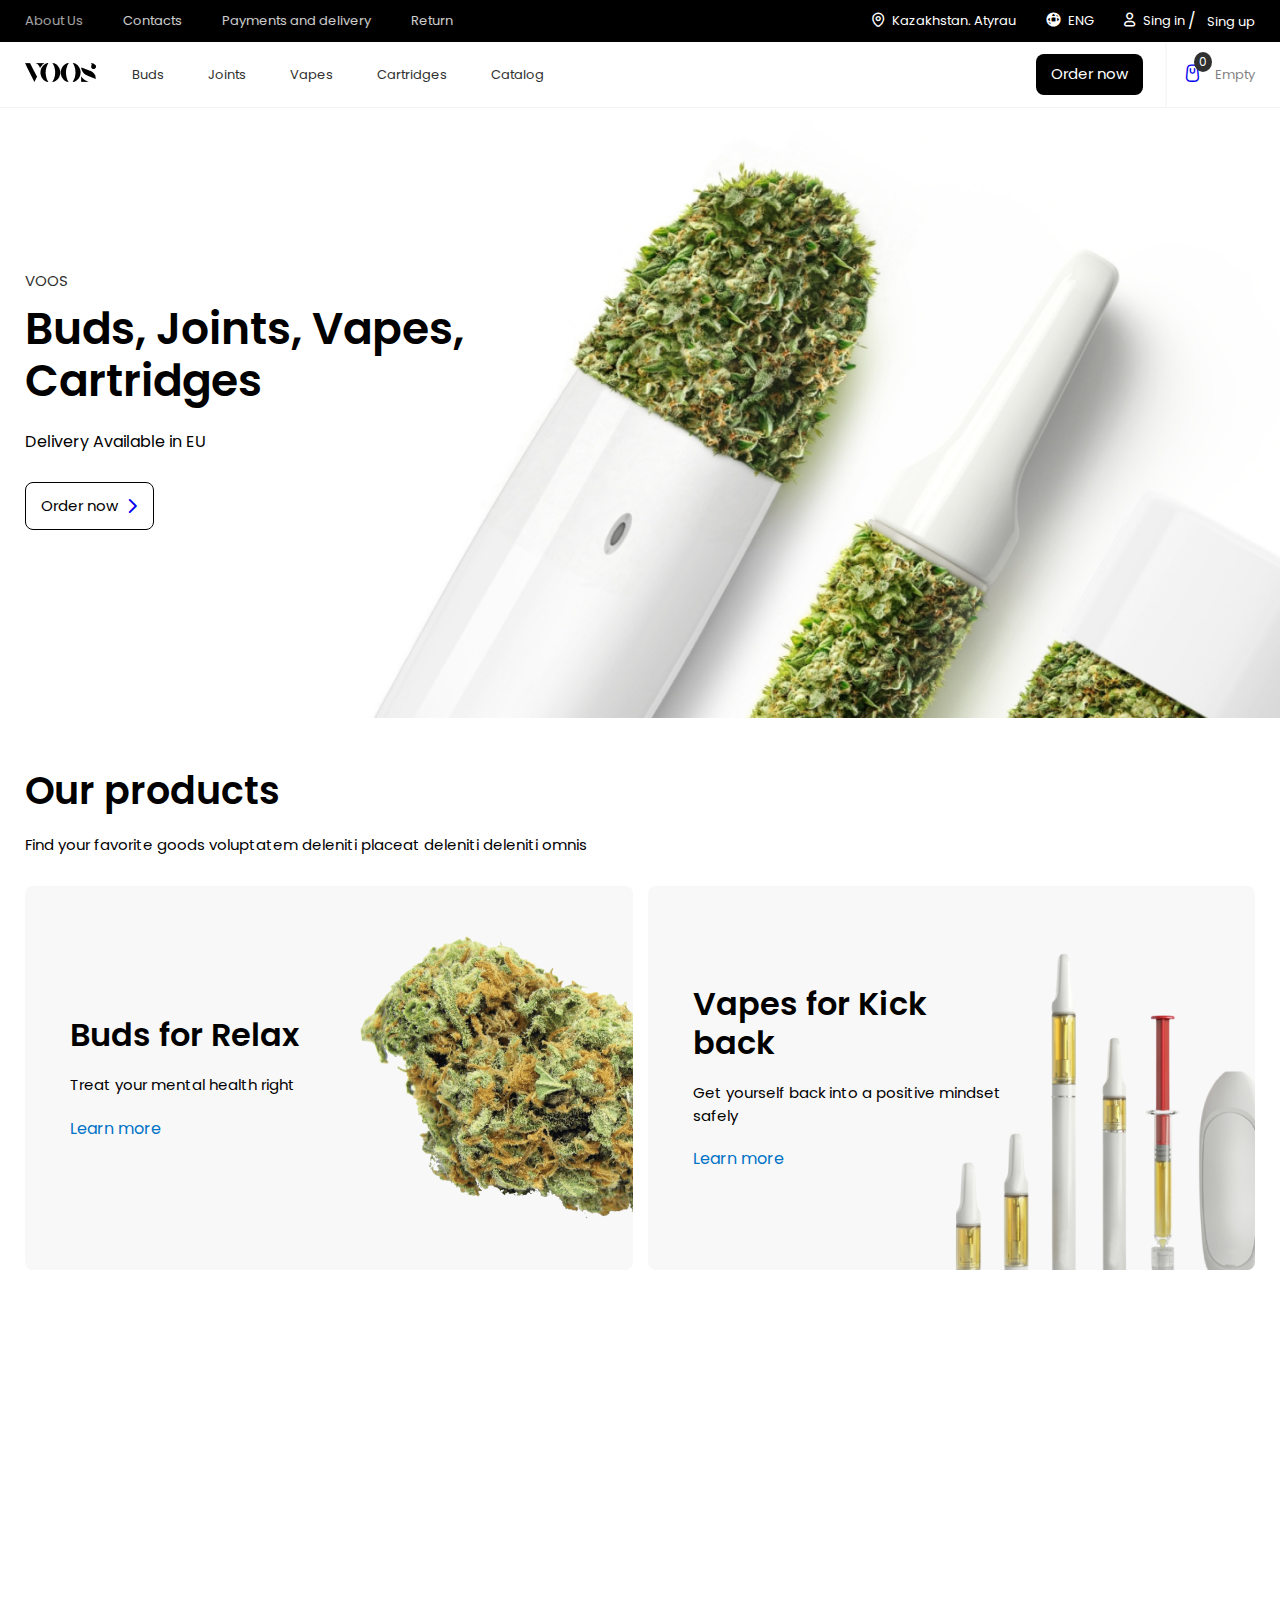
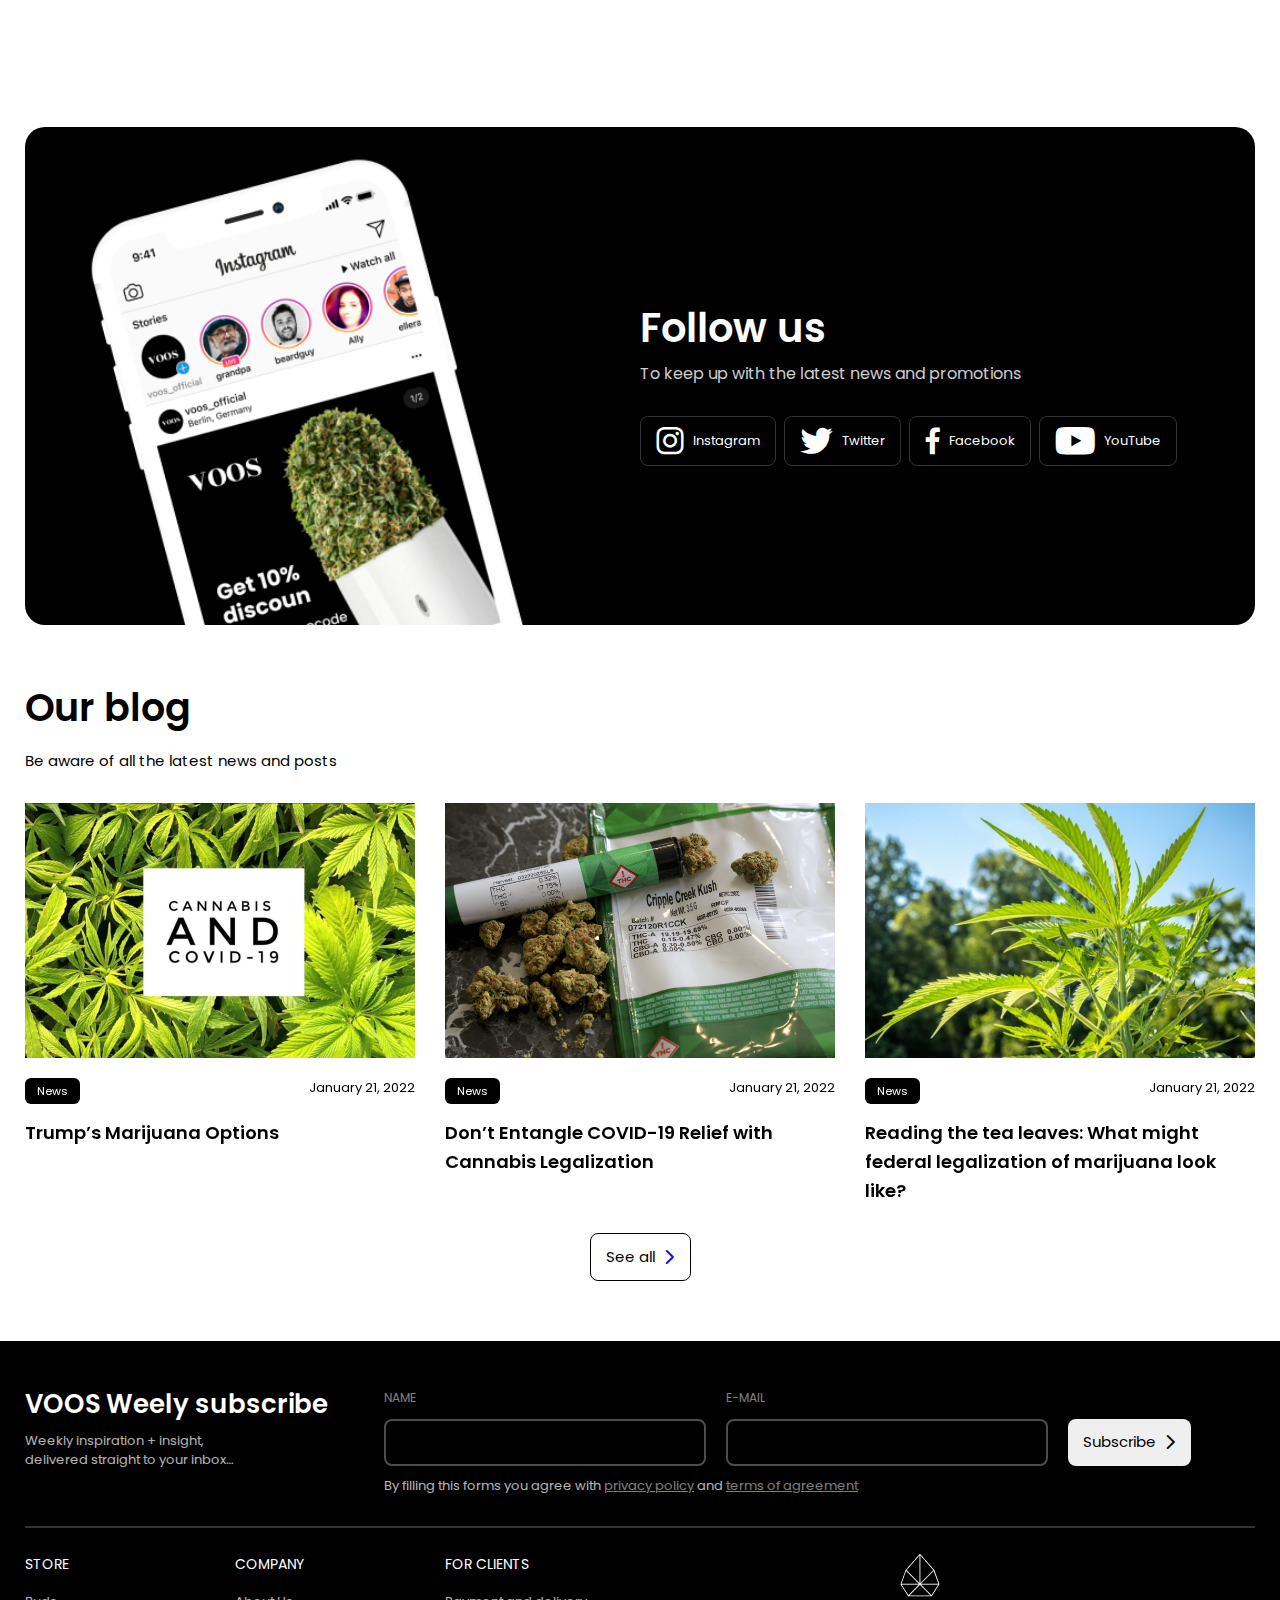
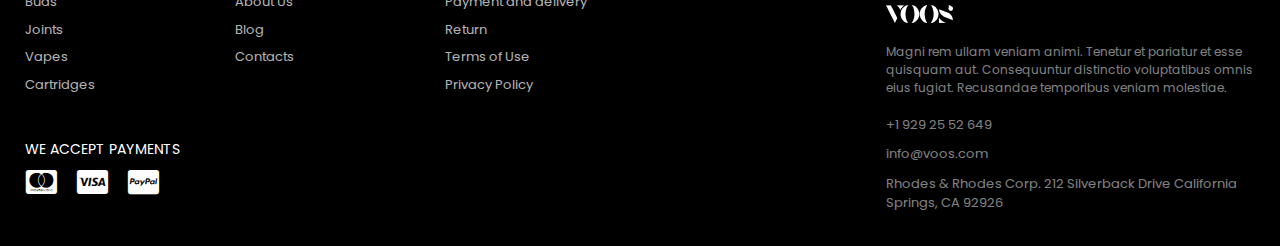
<file: index.html>
<!DOCTYPE html>
<html lang="ru" class="page">
  <head>
    <meta charset="UTF-8" />
    <meta name="viewport" content="width=device-width,initial-scale=1" />
    <link rel="shortcut icon" href="favicon.ico" type="image/x-icon" />
    <meta http-equiv="X-UA-Compatible" content="ie=edge" />
    <meta name="theme-color" content="#111111" />
    <title>Voos</title>
    <link rel="stylesheet" href="css/vendor.css" />
    <link rel="stylesheet" href="css/main.css" />
    <script defer="defer" src="js/main.js"></script>
  </head>
  <body class="main__body">
    <header class="header">
      <div class="container">
        <div class="header-wrapper">
          <nav class="nav">
            <ul class="nav-items ul-list-reset">
              <li class="nav-item list-reset">
                <a href="./404.html" class="nav-item__link"
                  ><h1>About Us</h1></a
                >
              </li>
              <li class="nav-item list-reset">
                <a href="./404.html" class="nav-item__link">Contacts</a>
              </li>
              <li class="nav-item list-reset">
                <a href="./404.html" class="nav-item__link"
                  >Payments and delivery</a
                >
              </li>
              <li class="nav-item list-reset">
                <a href="./404.html" class="nav-item__link">Return</a>
              </li>
            </ul>
          </nav>
          <div class="header-info">
            <ul class="header-selects ul-list-reset">
              <li class="header-select list-reset">
                <a href="#" class="header-link"
                  ><i class="icon-location"></i>
                  <span class="header-link__text">Kazakhstan. Atyrau</span></a
                >
              </li>
              <li class="header-select list-reset language">
                <a href="#" class="header-link language-link"
                  ><i class="icon-Union"></i>
                  <span class="header-link__text">ENG</span></a
                >
                <div class="dropdown-item dropdown-language" data-show="false">
                  <a href="#" class="dropdown-language__item">Russian</a
                  ><a href="#" class="dropdown-language__item">Kazakh</a
                  ><a href="#" class="dropdown-language__item">English</a
                  ><a href="#" class="dropdown-language__item">French</a>
                </div>
              </li>
              <li class="header-select list-reset">
                <a href="./404.html" class="header-link"
                  ><i class="icon-user"></i>
                  <span class="header-link__text">Sing in </span></a
                ><span>/</span>
                <a href="./404.html" class="header-link"
                  ><span class="header-link__text">Sing up</span></a
                >
                <div class="dropdown-item dropdown-user">
                  <a href="#" class="dropdown-user__item"
                    ><i class="icon-user"></i> User profile</a
                  ><a href="#" class="dropdown-user__item">
                    <i class="icon-settings"></i> Setting</a
                  ><a href="#" class="dropdown-user__item">
                    <i class="icon-orders"></i> Orders</a
                  ><a href="#" class="dropdown-user__item">
                    <i class="icon-sing-out"></i> Sing out</a
                  >
                </div>
              </li>
            </ul>
          </div>
        </div>
      </div>
    </header>
    <div class="menu">
      <button class="menu__close"></button>
      <div class="menu-wrapper">
        <div class="menu-top">
          <picture class="menu-top__img"
            ><img src="img/logo.png" alt="" /></picture
          ><a href="#" class="menu-top__link"
            ><i class="icon-Union"></i> <span class="menu-top__text">ENG</span>
            <div class="dropdown-item dropdown-language">
              <a href="#" class="dropdown-language__item">Russian</a
              ><a href="#" class="dropdown-language__item">Kazakh</a
              ><a href="#" class="dropdown-language__item">English</a
              ><a href="#" class="dropdown-language__item">French</a>
            </div></a
          >
        </div>
        <div class="menu-product">
          <h4 class="menu__title">Product</h4>
          <a href="#" class="menu-product__link">Buds</a>
          <a href="#" class="menu-product__link">Joints</a>
          <a href="#" class="menu-product__link">Vapes</a>
          <a href="#" class="menu-product__link">Cartridges</a>
          <a href="#" class="menu-product__btn"
            ><span class="menu-product__text">All Products</span>
            <i class="icon-arrow"></i
          ></a>
        </div>
        <div class="menu-list">
          <h4 class="menu__title">Company</h4>
          <a href="" class="menu-list__link">About Us</a>
          <a href="" class="menu-list__link">Blog</a>
          <a href="" class="menu-list__link">Contacts</a>
        </div>
        <div class="menu-list">
          <h4 class="menu__title">For clients</h4>
          <a href="" class="menu-list__link">Payment and delivery</a>
          <a href="" class="menu-list__link">Return</a>
          <a href="" class="menu-list__link">Terms of Use</a>
          <a href="" class="menu-list__link">Privacy Policy</a>
        </div>
      </div>
    </div>
    <section class="supheader">
      <div class="container">
        <div class="supheader-wrapper">
          <button class="menu-open">
            <span class="menu-open__item"></span>
            <span class="menu-open__item"></span>
            <span class="menu-open__item"></span>
          </button>
          <a href="./index.html" class="supheader__logo"
            ><img src="img/logo.png" alt="logo"
          /></a>
          <ul class="supheader-nav ul-list-reset">
            <li class="supheader-nav__item list-reset">
              <a href="./404.html" class="supheader-nav__link">Buds</a>
            </li>
            <li class="supheader-nav__item list-reset">
              <a href="./404.html" class="supheader-nav__link">Joints</a>
            </li>
            <li class="supheader-nav__item list-reset">
              <a href="./404.html" class="supheader-nav__link">Vapes</a>
            </li>
            <li class="supheader-nav__item list-reset">
              <a href="./404.html" class="supheader-nav__link">Cartridges</a>
            </li>
            <li class="supheader-nav__item list-reset">
              <a href="./404.html" class="supheader-nav__link">Catalog</a>
            </li>
          </ul>
          <a href="#" class="supheader__btn">Order now</a>
          <div class="supheader-basket">
            <a href="#" class="supheader-basket__link"
              ><i class="icon-basket"></i> </a
            ><span class="supheader-basket__count">0</span>
            <a href="#" class="supheader-basket__price"><span>Empty</span></a>
          </div>
        </div>
      </div>
    </section>
    <main class="main">
      <picture class="main__img animate__animated animate__fadeInRight"
        ><img src="img/main.png" alt="main"
      /></picture>
      <div class="container">
        <div class="main-wrapper">
          <div class="main-content animate__animated animate__fadeInLeft">
            <div class="main-content__suptitle">VOOS</div>
            <h2 class="main-content__title">Buds, Joints, Vapes, Cartridges</h2>
            <div class="main-content__subtitle">Delivery Available in EU</div>
            <a href="#" class="main-content__btn"
              ><span>Order now</span> <i class="icon-arrow"></i
            ></a>
          </div>
        </div>
      </div>
    </main>
    <section class="product">
      <div class="container">
        <div class="product-wrapper">
          <h2 class="site-title">Our products</h2>
          <h5 class="site-subtitle">
            Find your favorite goods voluptatem deleniti placeat deleniti
            deleniti omnis
          </h5>
          <div class="product-cards">
            <div class="product-card animate__animated animate__fadeInLeft wow">
              <div class="product-info">
                <h3 class="product-info__title">Buds for Relax</h3>
                <p class="product-info__text">Treat your mental health right</p>
                <a href="#" class="product-info__link">Learn more</a>
              </div>
              <picture class="product-card__img"
                ><img src="img/buds.png" alt="product"
              /></picture>
            </div>
            <div
              class="product-card animate__animated animate__fadeInRight wow"
            >
              <div class="product-info">
                <h3 class="product-info__title">Vapes for Kick back</h3>
                <p class="product-info__text">
                  Get yourself back into a positive mindset safely
                </p>
                <a href="#" class="product-info__link">Learn more</a>
              </div>
              <picture class="product-card__img"
                ><img src="img/vapes.png" alt="product"
              /></picture>
            </div>
            <div class="product-card animate__animated animate__fadeInLeft wow">
              <div class="product-info">
                <h3 class="product-info__title">Cartridges for Rest</h3>
                <p class="product-info__text">
                  Сhoose the taste that suits your mood today
                </p>
                <a href="#" class="product-info__link">Learn more</a>
              </div>
              <picture class="product-card__img"
                ><img src="img/cartridges.png" alt="product"
              /></picture>
            </div>
            <div
              class="product-card animate__animated animate__fadeInRight wow"
            >
              <div class="product-info">
                <h3 class="product-info__title">Joints for Chill</h3>
                <p class="product-info__text">
                  Choose an unharmful way to have a rest
                </p>
                <a href="#" class="product-info__link">Learn more</a>
              </div>
              <picture class="product-card__img"
                ><img src="img/nas.png" alt="product"
              /></picture>
            </div>
          </div>
        </div>
      </div>
    </section>
    <section class="socials">
      <div class="container">
        <div class="socials-wrapper">
          <picture class="socials__img"
            ><img src="img/social.png" alt="socials"
          /></picture>
          <div class="socials-info">
            <h3 class="socials-info__title">Follow us</h3>
            <p class="socials-info__text">
              To keep up with the latest news and promotions
            </p>
            <div class="socials-items">
              <a href="#" class="socials-items__link"
                ><i class="icon-instagram socials-items__icon"></i>
                <span class="socials-items__text">Instagram</span> </a
              ><a href="#" class="socials-items__link"
                ><i class="icon-twitter socials-items__icon"></i>
                <span class="socials-items__text">Twitter</span> </a
              ><a href="#" class="socials-items__link"
                ><i class="icon-facebook socials-items__icon"></i>
                <span class="socials-items__text">Facebook</span> </a
              ><a href="#" class="socials-items__link"
                ><i class="icon-youtube socials-items__icon"></i>
                <span class="socials-items__text">YouTube</span></a
              >
            </div>
          </div>
        </div>
      </div>
    </section>
    <section class="blog">
      <div class="container">
        <div class="blog-wrapper">
          <h2 class="site-title">Our blog</h2>
          <h5 class="site-subtitle">
            Be aware of all the latest news and posts
          </h5>
          <div class="swiper blog-slider" data-tablet="false">
            <div class="swiper-wrapper blog-cards">
              <div class="blog-card swiper-slide">
                <picture class="blog-card__img"
                  ><img src="img/cannabis.png" alt="blog-img"
                /></picture>
                <div class="blog-card__info">
                  <span class="blog-card__news">News</span>
                  <span class="blog-card__date">January 21, 2022</span>
                </div>
                <a href="#" class="blog-card__title"
                  >Trump’s Marijuana Options</a
                >
              </div>
              <div class="blog-card swiper-slide">
                <picture class="blog-card__img"
                  ><img src="img/weed.png" alt="blog-img"
                /></picture>
                <div class="blog-card__info">
                  <span class="blog-card__news">News</span>
                  <span class="blog-card__date">January 21, 2022</span>
                </div>
                <a href="#" class="blog-card__title"
                  >Don’t Entangle COVID-19 Relief with Cannabis Legalization</a
                >
              </div>
              <div class="blog-card swiper-slide">
                <picture class="blog-card__img"
                  ><img src="img/maria.png" alt="blog-img"
                /></picture>
                <div class="blog-card__info">
                  <span class="blog-card__news">News</span>
                  <span class="blog-card__date">January 21, 2022</span>
                </div>
                <a href="#" class="blog-card__title"
                  >Reading the tea leaves: What might federal legalization of
                  marijuana look like?</a
                >
              </div>
            </div>
          </div>
          <div class="blog-btn">
            <a href="#" class="blog-btn__link"
              ><span class="blog-btn__text">See all</span>
              <i class="icon-arrow blog-btn__icon"></i
            ></a>
          </div>
        </div>
      </div>
    </section>
    <footer class="footer">
      <div class="container">
        <div class="footer-wrapper">
          <div class="footer-top">
            <div class="footer-content">
              <h4 class="footer-content__title">VOOS Weely subscribe</h4>
              <p class="footer-content__text">
                Weekly inspiration + insight,<br />delivered straight to your
                inbox…
              </p>
            </div>
            <div class="footer-subscribe">
              <div class="footer-subscribe__thanks animate__animated"></div>
              <form class="footer-form animate__animated">
                <label class="footer-form__label" for="text"
                  ><input
                    class="footer-form__input footer-form__name"
                    id="text"
                    type="text"
                    required
                  />
                  <span class="footer-form__title">Name</span></label
                >
                <label class="footer-form__label" for="mail"
                  ><input
                    class="footer-form__input footer-form__mail"
                    id="mail"
                    type="email"
                    required
                  />
                  <span class="footer-form__title">E-mail</span></label
                >
                <button class="footer-form__btn" type="submit">
                  <span>Subscribe</span> <i class="icon-arrow"></i>
                </button>
              </form>
              <p class="footer-subscribe__text animate__animated">
                By filling this forms you agree with
                <a href="#" class="footer-subscribe__link">privacy policy</a>
                and
                <a href="#" class="footer-subscribe__link"
                  >terms of agreement</a
                >
              </p>
            </div>
          </div>
          <div class="footer-bottom">
            <div class="footer-list">
              <div class="footer-item">
                <h5 class="footer-item__title">Store</h5>
                <a href="#" class="footer-item__link">Buds</a>
                <a href="#" class="footer-item__link">Joints</a>
                <a href="#" class="footer-item__link">Vapes</a>
                <a href="#" class="footer-item__link">Cartridges</a>
              </div>
              <div class="footer-item">
                <h5 class="footer-item__title">Company</h5>
                <a href="#" class="footer-item__link">About Us</a>
                <a href="#" class="footer-item__link">Blog</a>
                <a href="#" class="footer-item__link">Contacts</a>
              </div>
              <div class="footer-item">
                <h5 class="footer-item__title">For clients</h5>
                <a href="#" class="footer-item__link">Payment and delivery</a>
                <a href="#" class="footer-item__link">Return</a>
                <a href="#" class="footer-item__link">Terms of Use</a>
                <a href="#" class="footer-item__link">Privacy Policy</a>
              </div>
              <div class="footer-payment">
                <h5 class="footer-payment__title">We accept payments</h5>
                <i class="icon-mastercard footer-payment__icon"></i>
                <i class="icon-visa footer-payment__icon"></i>
                <i class="icon-paypal footer-payment__icon"></i>
              </div>
            </div>
            <div class="footer-info">
              <picture class="footer-info__img"
                ><img src="img/logo-full.png" alt="full-logo"
              /></picture>
              <p class="footer-info__text">
                Magni rem ullam veniam animi. Tenetur et pariatur et esse
                quisquam aut. Consequuntur distinctio voluptatibus omnis eius
                fugiat. Recusandae temporibus veniam molestiae.
              </p>
              <div class="footer-info__contacts">
                <a href="#" class="footer-info__phone">+1 929 25 52 649</a>
                <a href="#" class="footer-info__mail">info@voos.com</a>
                <p class="footer-info__adress">
                  Rhodes & Rhodes Corp. 212 Silverback Drive California Springs,
                  CA 92926
                </p>
              </div>
            </div>
          </div>
        </div>
      </div>
    </footer>
    <div class="darken-background"></div>
  </body>
</html>
</file>
<file: css/main.css>
@import url(https://fonts.googleapis.com/css2?family=Inter:wght@300;400;500;600;700&family=Poppins:wght@400;500;600;700&display=swap);:root{--black:#000000;--white:#ffffff;--animate-duration:1s;--animate-delay:1s;--animate-repeat:1}.custom-checkbox__field:checked+.custom-checkbox__content::after{opacity:1}.custom-checkbox__field:focus+.custom-checkbox__content::before{outline:red solid 2px;outline-offset:2px}.custom-checkbox__field:disabled+.custom-checkbox__content{opacity:.4;pointer-events:none}html{-webkit-box-sizing:border-box;box-sizing:border-box}*,::after,::before{-webkit-box-sizing:inherit;box-sizing:inherit}body{font-family:Poppins,sans-serif;overflow-x:hidden}img{height:auto;max-width:100%;-o-object-fit:cover;object-fit:cover}a{text-decoration:none}h1,h2,h3,h4,h5,h6,p{margin:0}.container{margin:0 auto;max-width:1260px;padding:0 15px}.btn-reset{border:none;padding:0;background:0 0;cursor:pointer}.list-reset{list-style:none;margin:0;padding:0}.ul-list-reset{margin:0;padding:0}.visually-hidden{position:absolute;overflow:hidden;margin:-1px;border:0;padding:0;width:1px;height:1px;clip:rect(0 0 0 0)}.site-title{font-size:38px;line-height:120%;font-weight:600;margin-bottom:20px}.site-subtitle{margin-bottom:30px;font-size:15px;line-height:150%;font-weight:400}.darken-background{display:none;position:fixed;background-color:rgba(0,0,0,.85);top:0;height:100%;width:100%;z-index:500}.page-404{padding:150px 0}@font-face{font-family:icons;src:url(../fonts/icons.eot?vy228g);src:url(../fonts/icons.eot?vy228g#iefix) format("embedded-opentype"),url(../fonts/icons.ttf?vy228g) format("truetype"),url(../fonts/icons.woff?vy228g) format("woff"),url(../fonts/icons.svg?vy228g#icons) format("svg");font-weight:400;font-style:normal;font-display:block}[class*=" icon-"]::before,[class^=icon-]::before{font-family:icons!important;speak:never;font-style:normal;font-weight:400;font-variant:normal;text-transform:none;line-height:1;-webkit-font-smoothing:antialiased;-moz-osx-font-smoothing:grayscale}.icon-arrow:before{content:"\e900"}.icon-basket:before{content:"\e901"}.icon-facebook:before{content:"\e902";color:#fff}.icon-instagram:before{content:"\e903";color:#fff}.icon-location:before{content:"\e904";color:#fff}.icon-mastercard:before{content:"\e905";color:#fff}.icon-orders:before{content:"\e906"}.icon-paypal:before{content:"\e907";color:#fff}.icon-settings:before{content:"\e908"}.icon-sing-out:before{content:"\e909"}.icon-twitter:before{content:"\e90a";color:#fff}.icon-Union:before{content:"\e90b";color:#fff}.icon-user:before{content:"\e90c";color:#fff}.icon-visa:before{content:"\e90d";color:#fff}.icon-youtube:before{content:"\e90e";color:#fff}/*!
* animate.css - https://animate.style/
* Version - 4.1.1
* Licensed under the MIT license - http://opensource.org/licenses/MIT
*
* Copyright (c) 2020 Animate.css
*/.animate__animated{-webkit-animation-duration:1s;animation-duration:1s;-webkit-animation-duration:var(--animate-duration);animation-duration:var(--animate-duration);-webkit-animation-fill-mode:both;animation-fill-mode:both}.animate__animated.animate__infinite{-webkit-animation-iteration-count:infinite;animation-iteration-count:infinite}.animate__animated.animate__repeat-1{-webkit-animation-iteration-count:1;animation-iteration-count:1;-webkit-animation-iteration-count:var(--animate-repeat);animation-iteration-count:var(--animate-repeat)}.animate__animated.animate__repeat-2{-webkit-animation-iteration-count:2;animation-iteration-count:2;-webkit-animation-iteration-count:calc(var(--animate-repeat) * 2);animation-iteration-count:calc(var(--animate-repeat) * 2)}.animate__animated.animate__repeat-3{-webkit-animation-iteration-count:3;animation-iteration-count:3;-webkit-animation-iteration-count:calc(var(--animate-repeat) * 3);animation-iteration-count:calc(var(--animate-repeat) * 3)}.animate__animated.animate__delay-1s{-webkit-animation-delay:1s;animation-delay:1s;-webkit-animation-delay:var(--animate-delay);animation-delay:var(--animate-delay)}.animate__animated.animate__delay-2s{-webkit-animation-delay:2s;animation-delay:2s;-webkit-animation-delay:calc(var(--animate-delay) * 2);animation-delay:calc(var(--animate-delay) * 2)}.animate__animated.animate__delay-3s{-webkit-animation-delay:3s;animation-delay:3s;-webkit-animation-delay:calc(var(--animate-delay) * 3);animation-delay:calc(var(--animate-delay) * 3)}.animate__animated.animate__delay-4s{-webkit-animation-delay:4s;animation-delay:4s;-webkit-animation-delay:calc(var(--animate-delay) * 4);animation-delay:calc(var(--animate-delay) * 4)}.animate__animated.animate__delay-5s{-webkit-animation-delay:5s;animation-delay:5s;-webkit-animation-delay:calc(var(--animate-delay) * 5);animation-delay:calc(var(--animate-delay) * 5)}.animate__animated.animate__faster{-webkit-animation-duration:.5s;animation-duration:.5s;-webkit-animation-duration:calc(var(--animate-duration)/ 2);animation-duration:calc(var(--animate-duration)/ 2)}.animate__animated.animate__fast{-webkit-animation-duration:.8s;animation-duration:.8s;-webkit-animation-duration:calc(var(--animate-duration) * .8);animation-duration:calc(var(--animate-duration) * .8)}.animate__animated.animate__slow{-webkit-animation-duration:2s;animation-duration:2s;-webkit-animation-duration:calc(var(--animate-duration) * 2);animation-duration:calc(var(--animate-duration) * 2)}.animate__animated.animate__slower{-webkit-animation-duration:3s;animation-duration:3s;-webkit-animation-duration:calc(var(--animate-duration) * 3);animation-duration:calc(var(--animate-duration) * 3)}@media (prefers-reduced-motion:reduce),print{.animate__animated{-webkit-animation-duration:1ms!important;animation-duration:1ms!important;-webkit-transition-duration:1ms!important;-o-transition-duration:1ms!important;transition-duration:1ms!important;-webkit-animation-iteration-count:1!important;animation-iteration-count:1!important}.animate__animated[class*=Out]{opacity:0}}@-webkit-keyframes bounce{0%,20%,53%,to{-webkit-animation-timing-function:cubic-bezier(.215,.61,.355,1);animation-timing-function:cubic-bezier(.215,.61,.355,1);-webkit-transform:translateZ(0);transform:translateZ(0)}40%,43%{-webkit-animation-timing-function:cubic-bezier(.755,.05,.855,.06);animation-timing-function:cubic-bezier(.755,.05,.855,.06);-webkit-transform:translate3d(0,-30px,0) scaleY(1.1);transform:translate3d(0,-30px,0) scaleY(1.1)}70%{-webkit-animation-timing-function:cubic-bezier(.755,.05,.855,.06);animation-timing-function:cubic-bezier(.755,.05,.855,.06);-webkit-transform:translate3d(0,-15px,0) scaleY(1.05);transform:translate3d(0,-15px,0) scaleY(1.05)}80%{-webkit-transition-timing-function:cubic-bezier(.215,.61,.355,1);transition-timing-function:cubic-bezier(.215,.61,.355,1);-webkit-transform:translateZ(0) scaleY(.95);transform:translateZ(0) scaleY(.95)}90%{-webkit-transform:translate3d(0,-4px,0) scaleY(1.02);transform:translate3d(0,-4px,0) scaleY(1.02)}}@keyframes bounce{0%,20%,53%,to{-webkit-animation-timing-function:cubic-bezier(.215,.61,.355,1);animation-timing-function:cubic-bezier(.215,.61,.355,1);-webkit-transform:translateZ(0);transform:translateZ(0)}40%,43%{-webkit-animation-timing-function:cubic-bezier(.755,.05,.855,.06);animation-timing-function:cubic-bezier(.755,.05,.855,.06);-webkit-transform:translate3d(0,-30px,0) scaleY(1.1);transform:translate3d(0,-30px,0) scaleY(1.1)}70%{-webkit-animation-timing-function:cubic-bezier(.755,.05,.855,.06);animation-timing-function:cubic-bezier(.755,.05,.855,.06);-webkit-transform:translate3d(0,-15px,0) scaleY(1.05);transform:translate3d(0,-15px,0) scaleY(1.05)}80%{-webkit-transition-timing-function:cubic-bezier(.215,.61,.355,1);-o-transition-timing-function:cubic-bezier(.215,.61,.355,1);transition-timing-function:cubic-bezier(.215,.61,.355,1);-webkit-transform:translateZ(0) scaleY(.95);transform:translateZ(0) scaleY(.95)}90%{-webkit-transform:translate3d(0,-4px,0) scaleY(1.02);transform:translate3d(0,-4px,0) scaleY(1.02)}}.animate__bounce{-webkit-animation-name:bounce;animation-name:bounce;-webkit-transform-origin:center bottom;-ms-transform-origin:center bottom;transform-origin:center bottom}@-webkit-keyframes flash{0%,50%,to{opacity:1}25%,75%{opacity:0}}@keyframes flash{0%,50%,to{opacity:1}25%,75%{opacity:0}}.animate__flash{-webkit-animation-name:flash;animation-name:flash}@-webkit-keyframes pulse{0%,to{-webkit-transform:scaleX(1);transform:scaleX(1)}50%{-webkit-transform:scale3d(1.05,1.05,1.05);transform:scale3d(1.05,1.05,1.05)}}@keyframes pulse{0%,to{-webkit-transform:scaleX(1);transform:scaleX(1)}50%{-webkit-transform:scale3d(1.05,1.05,1.05);transform:scale3d(1.05,1.05,1.05)}}.animate__pulse{-webkit-animation-name:pulse;animation-name:pulse;-webkit-animation-timing-function:ease-in-out;animation-timing-function:ease-in-out}@-webkit-keyframes rubberBand{0%,to{-webkit-transform:scaleX(1);transform:scaleX(1)}30%{-webkit-transform:scale3d(1.25,.75,1);transform:scale3d(1.25,.75,1)}40%{-webkit-transform:scale3d(.75,1.25,1);transform:scale3d(.75,1.25,1)}50%{-webkit-transform:scale3d(1.15,.85,1);transform:scale3d(1.15,.85,1)}65%{-webkit-transform:scale3d(.95,1.05,1);transform:scale3d(.95,1.05,1)}75%{-webkit-transform:scale3d(1.05,.95,1);transform:scale3d(1.05,.95,1)}}@keyframes rubberBand{0%,to{-webkit-transform:scaleX(1);transform:scaleX(1)}30%{-webkit-transform:scale3d(1.25,.75,1);transform:scale3d(1.25,.75,1)}40%{-webkit-transform:scale3d(.75,1.25,1);transform:scale3d(.75,1.25,1)}50%{-webkit-transform:scale3d(1.15,.85,1);transform:scale3d(1.15,.85,1)}65%{-webkit-transform:scale3d(.95,1.05,1);transform:scale3d(.95,1.05,1)}75%{-webkit-transform:scale3d(1.05,.95,1);transform:scale3d(1.05,.95,1)}}.animate__rubberBand{-webkit-animation-name:rubberBand;animation-name:rubberBand}@-webkit-keyframes shakeX{0%,to{-webkit-transform:translateZ(0);transform:translateZ(0)}10%,30%,50%,70%,90%{-webkit-transform:translate3d(-10px,0,0);transform:translate3d(-10px,0,0)}20%,40%,60%,80%{-webkit-transform:translate3d(10px,0,0);transform:translate3d(10px,0,0)}}@keyframes shakeX{0%,to{-webkit-transform:translateZ(0);transform:translateZ(0)}10%,30%,50%,70%,90%{-webkit-transform:translate3d(-10px,0,0);transform:translate3d(-10px,0,0)}20%,40%,60%,80%{-webkit-transform:translate3d(10px,0,0);transform:translate3d(10px,0,0)}}.animate__shakeX{-webkit-animation-name:shakeX;animation-name:shakeX}@-webkit-keyframes shakeY{0%,to{-webkit-transform:translateZ(0);transform:translateZ(0)}10%,30%,50%,70%,90%{-webkit-transform:translate3d(0,-10px,0);transform:translate3d(0,-10px,0)}20%,40%,60%,80%{-webkit-transform:translate3d(0,10px,0);transform:translate3d(0,10px,0)}}@keyframes shakeY{0%,to{-webkit-transform:translateZ(0);transform:translateZ(0)}10%,30%,50%,70%,90%{-webkit-transform:translate3d(0,-10px,0);transform:translate3d(0,-10px,0)}20%,40%,60%,80%{-webkit-transform:translate3d(0,10px,0);transform:translate3d(0,10px,0)}}.animate__shakeY{-webkit-animation-name:shakeY;animation-name:shakeY}@-webkit-keyframes headShake{0%{-webkit-transform:translateX(0);transform:translateX(0)}6.5%{-webkit-transform:translateX(-6px) rotateY(-9deg);transform:translateX(-6px) rotateY(-9deg)}18.5%{-webkit-transform:translateX(5px) rotateY(7deg);transform:translateX(5px) rotateY(7deg)}31.5%{-webkit-transform:translateX(-3px) rotateY(-5deg);transform:translateX(-3px) rotateY(-5deg)}43.5%{-webkit-transform:translateX(2px) rotateY(3deg);transform:translateX(2px) rotateY(3deg)}50%{-webkit-transform:translateX(0);transform:translateX(0)}}@keyframes headShake{0%{-webkit-transform:translateX(0);transform:translateX(0)}6.5%{-webkit-transform:translateX(-6px) rotateY(-9deg);transform:translateX(-6px) rotateY(-9deg)}18.5%{-webkit-transform:translateX(5px) rotateY(7deg);transform:translateX(5px) rotateY(7deg)}31.5%{-webkit-transform:translateX(-3px) rotateY(-5deg);transform:translateX(-3px) rotateY(-5deg)}43.5%{-webkit-transform:translateX(2px) rotateY(3deg);transform:translateX(2px) rotateY(3deg)}50%{-webkit-transform:translateX(0);transform:translateX(0)}}.animate__headShake{-webkit-animation-timing-function:ease-in-out;animation-timing-function:ease-in-out;-webkit-animation-name:headShake;animation-name:headShake}@-webkit-keyframes swing{20%{-webkit-transform:rotate(15deg);transform:rotate(15deg)}40%{-webkit-transform:rotate(-10deg);transform:rotate(-10deg)}60%{-webkit-transform:rotate(5deg);transform:rotate(5deg)}80%{-webkit-transform:rotate(-5deg);transform:rotate(-5deg)}to{-webkit-transform:rotate(0);transform:rotate(0)}}@keyframes swing{20%{-webkit-transform:rotate(15deg);transform:rotate(15deg)}40%{-webkit-transform:rotate(-10deg);transform:rotate(-10deg)}60%{-webkit-transform:rotate(5deg);transform:rotate(5deg)}80%{-webkit-transform:rotate(-5deg);transform:rotate(-5deg)}to{-webkit-transform:rotate(0);transform:rotate(0)}}.animate__swing{-webkit-transform-origin:top center;-ms-transform-origin:top center;transform-origin:top center;-webkit-animation-name:swing;animation-name:swing}@-webkit-keyframes tada{0%,to{-webkit-transform:scaleX(1);transform:scaleX(1)}10%,20%{-webkit-transform:scale3d(.9,.9,.9) rotate(-3deg);transform:scale3d(.9,.9,.9) rotate(-3deg)}30%,50%,70%,90%{-webkit-transform:scale3d(1.1,1.1,1.1) rotate(3deg);transform:scale3d(1.1,1.1,1.1) rotate(3deg)}40%,60%,80%{-webkit-transform:scale3d(1.1,1.1,1.1) rotate(-3deg);transform:scale3d(1.1,1.1,1.1) rotate(-3deg)}}@keyframes tada{0%,to{-webkit-transform:scaleX(1);transform:scaleX(1)}10%,20%{-webkit-transform:scale3d(.9,.9,.9) rotate(-3deg);transform:scale3d(.9,.9,.9) rotate(-3deg)}30%,50%,70%,90%{-webkit-transform:scale3d(1.1,1.1,1.1) rotate(3deg);transform:scale3d(1.1,1.1,1.1) rotate(3deg)}40%,60%,80%{-webkit-transform:scale3d(1.1,1.1,1.1) rotate(-3deg);transform:scale3d(1.1,1.1,1.1) rotate(-3deg)}}.animate__tada{-webkit-animation-name:tada;animation-name:tada}@-webkit-keyframes wobble{0%,to{-webkit-transform:translateZ(0);transform:translateZ(0)}15%{-webkit-transform:translate3d(-25%,0,0) rotate(-5deg);transform:translate3d(-25%,0,0) rotate(-5deg)}30%{-webkit-transform:translate3d(20%,0,0) rotate(3deg);transform:translate3d(20%,0,0) rotate(3deg)}45%{-webkit-transform:translate3d(-15%,0,0) rotate(-3deg);transform:translate3d(-15%,0,0) rotate(-3deg)}60%{-webkit-transform:translate3d(10%,0,0) rotate(2deg);transform:translate3d(10%,0,0) rotate(2deg)}75%{-webkit-transform:translate3d(-5%,0,0) rotate(-1deg);transform:translate3d(-5%,0,0) rotate(-1deg)}}@keyframes wobble{0%,to{-webkit-transform:translateZ(0);transform:translateZ(0)}15%{-webkit-transform:translate3d(-25%,0,0) rotate(-5deg);transform:translate3d(-25%,0,0) rotate(-5deg)}30%{-webkit-transform:translate3d(20%,0,0) rotate(3deg);transform:translate3d(20%,0,0) rotate(3deg)}45%{-webkit-transform:translate3d(-15%,0,0) rotate(-3deg);transform:translate3d(-15%,0,0) rotate(-3deg)}60%{-webkit-transform:translate3d(10%,0,0) rotate(2deg);transform:translate3d(10%,0,0) rotate(2deg)}75%{-webkit-transform:translate3d(-5%,0,0) rotate(-1deg);transform:translate3d(-5%,0,0) rotate(-1deg)}}.animate__wobble{-webkit-animation-name:wobble;animation-name:wobble}@-webkit-keyframes jello{0%,11.1%,to{-webkit-transform:translateZ(0);transform:translateZ(0)}22.2%{-webkit-transform:skewX(-12.5deg) skewY(-12.5deg);transform:skewX(-12.5deg) skewY(-12.5deg)}33.3%{-webkit-transform:skewX(6.25deg) skewY(6.25deg);transform:skewX(6.25deg) skewY(6.25deg)}44.4%{-webkit-transform:skewX(-3.125deg) skewY(-3.125deg);transform:skewX(-3.125deg) skewY(-3.125deg)}55.5%{-webkit-transform:skewX(1.5625deg) skewY(1.5625deg);transform:skewX(1.5625deg) skewY(1.5625deg)}66.6%{-webkit-transform:skewX(-.78125deg) skewY(-.78125deg);transform:skewX(-.78125deg) skewY(-.78125deg)}77.7%{-webkit-transform:skewX(.390625deg) skewY(.390625deg);transform:skewX(.390625deg) skewY(.390625deg)}88.8%{-webkit-transform:skewX(-.1953125deg) skewY(-.1953125deg);transform:skewX(-.1953125deg) skewY(-.1953125deg)}}@keyframes jello{0%,11.1%,to{-webkit-transform:translateZ(0);transform:translateZ(0)}22.2%{-webkit-transform:skewX(-12.5deg) skewY(-12.5deg);transform:skewX(-12.5deg) skewY(-12.5deg)}33.3%{-webkit-transform:skewX(6.25deg) skewY(6.25deg);transform:skewX(6.25deg) skewY(6.25deg)}44.4%{-webkit-transform:skewX(-3.125deg) skewY(-3.125deg);transform:skewX(-3.125deg) skewY(-3.125deg)}55.5%{-webkit-transform:skewX(1.5625deg) skewY(1.5625deg);transform:skewX(1.5625deg) skewY(1.5625deg)}66.6%{-webkit-transform:skewX(-.78125deg) skewY(-.78125deg);transform:skewX(-.78125deg) skewY(-.78125deg)}77.7%{-webkit-transform:skewX(.390625deg) skewY(.390625deg);transform:skewX(.390625deg) skewY(.390625deg)}88.8%{-webkit-transform:skewX(-.1953125deg) skewY(-.1953125deg);transform:skewX(-.1953125deg) skewY(-.1953125deg)}}.animate__jello{-webkit-animation-name:jello;animation-name:jello;-webkit-transform-origin:center;-ms-transform-origin:center;transform-origin:center}@-webkit-keyframes heartBeat{0%,28%,70%{-webkit-transform:scale(1);transform:scale(1)}14%,42%{-webkit-transform:scale(1.3);transform:scale(1.3)}}@keyframes heartBeat{0%,28%,70%{-webkit-transform:scale(1);transform:scale(1)}14%,42%{-webkit-transform:scale(1.3);transform:scale(1.3)}}.animate__heartBeat{-webkit-animation-name:heartBeat;animation-name:heartBeat;-webkit-animation-duration:1.3s;animation-duration:1.3s;-webkit-animation-duration:calc(var(--animate-duration) * 1.3);animation-duration:calc(var(--animate-duration) * 1.3);-webkit-animation-timing-function:ease-in-out;animation-timing-function:ease-in-out}@-webkit-keyframes backInDown{0%{-webkit-transform:translateY(-1200px) scale(.7);transform:translateY(-1200px) scale(.7);opacity:.7}80%{-webkit-transform:translateY(0) scale(.7);transform:translateY(0) scale(.7);opacity:.7}to{-webkit-transform:scale(1);transform:scale(1);opacity:1}}@keyframes backInDown{0%{-webkit-transform:translateY(-1200px) scale(.7);transform:translateY(-1200px) scale(.7);opacity:.7}80%{-webkit-transform:translateY(0) scale(.7);transform:translateY(0) scale(.7);opacity:.7}to{-webkit-transform:scale(1);transform:scale(1);opacity:1}}.animate__backInDown{-webkit-animation-name:backInDown;animation-name:backInDown}@-webkit-keyframes backInLeft{0%{-webkit-transform:translateX(-2000px) scale(.7);transform:translateX(-2000px) scale(.7);opacity:.7}80%{-webkit-transform:translateX(0) scale(.7);transform:translateX(0) scale(.7);opacity:.7}to{-webkit-transform:scale(1);transform:scale(1);opacity:1}}@keyframes backInLeft{0%{-webkit-transform:translateX(-2000px) scale(.7);transform:translateX(-2000px) scale(.7);opacity:.7}80%{-webkit-transform:translateX(0) scale(.7);transform:translateX(0) scale(.7);opacity:.7}to{-webkit-transform:scale(1);transform:scale(1);opacity:1}}.animate__backInLeft{-webkit-animation-name:backInLeft;animation-name:backInLeft}@-webkit-keyframes backInRight{0%{-webkit-transform:translateX(2000px) scale(.7);transform:translateX(2000px) scale(.7);opacity:.7}80%{-webkit-transform:translateX(0) scale(.7);transform:translateX(0) scale(.7);opacity:.7}to{-webkit-transform:scale(1);transform:scale(1);opacity:1}}@keyframes backInRight{0%{-webkit-transform:translateX(2000px) scale(.7);transform:translateX(2000px) scale(.7);opacity:.7}80%{-webkit-transform:translateX(0) scale(.7);transform:translateX(0) scale(.7);opacity:.7}to{-webkit-transform:scale(1);transform:scale(1);opacity:1}}.animate__backInRight{-webkit-animation-name:backInRight;animation-name:backInRight}@-webkit-keyframes backInUp{0%{-webkit-transform:translateY(1200px) scale(.7);transform:translateY(1200px) scale(.7);opacity:.7}80%{-webkit-transform:translateY(0) scale(.7);transform:translateY(0) scale(.7);opacity:.7}to{-webkit-transform:scale(1);transform:scale(1);opacity:1}}@keyframes backInUp{0%{-webkit-transform:translateY(1200px) scale(.7);transform:translateY(1200px) scale(.7);opacity:.7}80%{-webkit-transform:translateY(0) scale(.7);transform:translateY(0) scale(.7);opacity:.7}to{-webkit-transform:scale(1);transform:scale(1);opacity:1}}.animate__backInUp{-webkit-animation-name:backInUp;animation-name:backInUp}@-webkit-keyframes backOutDown{0%{-webkit-transform:scale(1);transform:scale(1);opacity:1}20%{-webkit-transform:translateY(0) scale(.7);transform:translateY(0) scale(.7);opacity:.7}to{-webkit-transform:translateY(700px) scale(.7);transform:translateY(700px) scale(.7);opacity:.7}}@keyframes backOutDown{0%{-webkit-transform:scale(1);transform:scale(1);opacity:1}20%{-webkit-transform:translateY(0) scale(.7);transform:translateY(0) scale(.7);opacity:.7}to{-webkit-transform:translateY(700px) scale(.7);transform:translateY(700px) scale(.7);opacity:.7}}.animate__backOutDown{-webkit-animation-name:backOutDown;animation-name:backOutDown}@-webkit-keyframes backOutLeft{0%{-webkit-transform:scale(1);transform:scale(1);opacity:1}20%{-webkit-transform:translateX(0) scale(.7);transform:translateX(0) scale(.7);opacity:.7}to{-webkit-transform:translateX(-2000px) scale(.7);transform:translateX(-2000px) scale(.7);opacity:.7}}@keyframes backOutLeft{0%{-webkit-transform:scale(1);transform:scale(1);opacity:1}20%{-webkit-transform:translateX(0) scale(.7);transform:translateX(0) scale(.7);opacity:.7}to{-webkit-transform:translateX(-2000px) scale(.7);transform:translateX(-2000px) scale(.7);opacity:.7}}.animate__backOutLeft{-webkit-animation-name:backOutLeft;animation-name:backOutLeft}@-webkit-keyframes backOutRight{0%{-webkit-transform:scale(1);transform:scale(1);opacity:1}20%{-webkit-transform:translateX(0) scale(.7);transform:translateX(0) scale(.7);opacity:.7}to{-webkit-transform:translateX(2000px) scale(.7);transform:translateX(2000px) scale(.7);opacity:.7}}@keyframes backOutRight{0%{-webkit-transform:scale(1);transform:scale(1);opacity:1}20%{-webkit-transform:translateX(0) scale(.7);transform:translateX(0) scale(.7);opacity:.7}to{-webkit-transform:translateX(2000px) scale(.7);transform:translateX(2000px) scale(.7);opacity:.7}}.animate__backOutRight{-webkit-animation-name:backOutRight;animation-name:backOutRight}@-webkit-keyframes backOutUp{0%{-webkit-transform:scale(1);transform:scale(1);opacity:1}20%{-webkit-transform:translateY(0) scale(.7);transform:translateY(0) scale(.7);opacity:.7}to{-webkit-transform:translateY(-700px) scale(.7);transform:translateY(-700px) scale(.7);opacity:.7}}@keyframes backOutUp{0%{-webkit-transform:scale(1);transform:scale(1);opacity:1}20%{-webkit-transform:translateY(0) scale(.7);transform:translateY(0) scale(.7);opacity:.7}to{-webkit-transform:translateY(-700px) scale(.7);transform:translateY(-700px) scale(.7);opacity:.7}}.animate__backOutUp{-webkit-animation-name:backOutUp;animation-name:backOutUp}@-webkit-keyframes bounceIn{0%,20%,40%,60%,80%,to{-webkit-animation-timing-function:cubic-bezier(.215,.61,.355,1);animation-timing-function:cubic-bezier(.215,.61,.355,1)}0%{opacity:0;-webkit-transform:scale3d(.3,.3,.3);transform:scale3d(.3,.3,.3)}20%{-webkit-transform:scale3d(1.1,1.1,1.1);transform:scale3d(1.1,1.1,1.1)}40%{-webkit-transform:scale3d(.9,.9,.9);transform:scale3d(.9,.9,.9)}60%{opacity:1;-webkit-transform:scale3d(1.03,1.03,1.03);transform:scale3d(1.03,1.03,1.03)}80%{-webkit-transform:scale3d(.97,.97,.97);transform:scale3d(.97,.97,.97)}to{opacity:1;-webkit-transform:scaleX(1);transform:scaleX(1)}}@keyframes bounceIn{0%,20%,40%,60%,80%,to{-webkit-animation-timing-function:cubic-bezier(.215,.61,.355,1);animation-timing-function:cubic-bezier(.215,.61,.355,1)}0%{opacity:0;-webkit-transform:scale3d(.3,.3,.3);transform:scale3d(.3,.3,.3)}20%{-webkit-transform:scale3d(1.1,1.1,1.1);transform:scale3d(1.1,1.1,1.1)}40%{-webkit-transform:scale3d(.9,.9,.9);transform:scale3d(.9,.9,.9)}60%{opacity:1;-webkit-transform:scale3d(1.03,1.03,1.03);transform:scale3d(1.03,1.03,1.03)}80%{-webkit-transform:scale3d(.97,.97,.97);transform:scale3d(.97,.97,.97)}to{opacity:1;-webkit-transform:scaleX(1);transform:scaleX(1)}}.animate__bounceIn{-webkit-animation-duration:.75s;animation-duration:.75s;-webkit-animation-duration:calc(var(--animate-duration) * .75);animation-duration:calc(var(--animate-duration) * .75);-webkit-animation-name:bounceIn;animation-name:bounceIn}@-webkit-keyframes bounceInDown{0%,60%,75%,90%,to{-webkit-animation-timing-function:cubic-bezier(.215,.61,.355,1);animation-timing-function:cubic-bezier(.215,.61,.355,1)}0%{opacity:0;-webkit-transform:translate3d(0,-3000px,0) scaleY(3);transform:translate3d(0,-3000px,0) scaleY(3)}60%{opacity:1;-webkit-transform:translate3d(0,25px,0) scaleY(.9);transform:translate3d(0,25px,0) scaleY(.9)}75%{-webkit-transform:translate3d(0,-10px,0) scaleY(.95);transform:translate3d(0,-10px,0) scaleY(.95)}90%{-webkit-transform:translate3d(0,5px,0) scaleY(.985);transform:translate3d(0,5px,0) scaleY(.985)}to{-webkit-transform:translateZ(0);transform:translateZ(0)}}@keyframes bounceInDown{0%,60%,75%,90%,to{-webkit-animation-timing-function:cubic-bezier(.215,.61,.355,1);animation-timing-function:cubic-bezier(.215,.61,.355,1)}0%{opacity:0;-webkit-transform:translate3d(0,-3000px,0) scaleY(3);transform:translate3d(0,-3000px,0) scaleY(3)}60%{opacity:1;-webkit-transform:translate3d(0,25px,0) scaleY(.9);transform:translate3d(0,25px,0) scaleY(.9)}75%{-webkit-transform:translate3d(0,-10px,0) scaleY(.95);transform:translate3d(0,-10px,0) scaleY(.95)}90%{-webkit-transform:translate3d(0,5px,0) scaleY(.985);transform:translate3d(0,5px,0) scaleY(.985)}to{-webkit-transform:translateZ(0);transform:translateZ(0)}}.animate__bounceInDown{-webkit-animation-name:bounceInDown;animation-name:bounceInDown}@-webkit-keyframes bounceInLeft{0%,60%,75%,90%,to{-webkit-animation-timing-function:cubic-bezier(.215,.61,.355,1);animation-timing-function:cubic-bezier(.215,.61,.355,1)}0%{opacity:0;-webkit-transform:translate3d(-3000px,0,0) scaleX(3);transform:translate3d(-3000px,0,0) scaleX(3)}60%{opacity:1;-webkit-transform:translate3d(25px,0,0) scaleX(1);transform:translate3d(25px,0,0) scaleX(1)}75%{-webkit-transform:translate3d(-10px,0,0) scaleX(.98);transform:translate3d(-10px,0,0) scaleX(.98)}90%{-webkit-transform:translate3d(5px,0,0) scaleX(.995);transform:translate3d(5px,0,0) scaleX(.995)}to{-webkit-transform:translateZ(0);transform:translateZ(0)}}@keyframes bounceInLeft{0%,60%,75%,90%,to{-webkit-animation-timing-function:cubic-bezier(.215,.61,.355,1);animation-timing-function:cubic-bezier(.215,.61,.355,1)}0%{opacity:0;-webkit-transform:translate3d(-3000px,0,0) scaleX(3);transform:translate3d(-3000px,0,0) scaleX(3)}60%{opacity:1;-webkit-transform:translate3d(25px,0,0) scaleX(1);transform:translate3d(25px,0,0) scaleX(1)}75%{-webkit-transform:translate3d(-10px,0,0) scaleX(.98);transform:translate3d(-10px,0,0) scaleX(.98)}90%{-webkit-transform:translate3d(5px,0,0) scaleX(.995);transform:translate3d(5px,0,0) scaleX(.995)}to{-webkit-transform:translateZ(0);transform:translateZ(0)}}.animate__bounceInLeft{-webkit-animation-name:bounceInLeft;animation-name:bounceInLeft}@-webkit-keyframes bounceInRight{0%,60%,75%,90%,to{-webkit-animation-timing-function:cubic-bezier(.215,.61,.355,1);animation-timing-function:cubic-bezier(.215,.61,.355,1)}0%{opacity:0;-webkit-transform:translate3d(3000px,0,0) scaleX(3);transform:translate3d(3000px,0,0) scaleX(3)}60%{opacity:1;-webkit-transform:translate3d(-25px,0,0) scaleX(1);transform:translate3d(-25px,0,0) scaleX(1)}75%{-webkit-transform:translate3d(10px,0,0) scaleX(.98);transform:translate3d(10px,0,0) scaleX(.98)}90%{-webkit-transform:translate3d(-5px,0,0) scaleX(.995);transform:translate3d(-5px,0,0) scaleX(.995)}to{-webkit-transform:translateZ(0);transform:translateZ(0)}}@keyframes bounceInRight{0%,60%,75%,90%,to{-webkit-animation-timing-function:cubic-bezier(.215,.61,.355,1);animation-timing-function:cubic-bezier(.215,.61,.355,1)}0%{opacity:0;-webkit-transform:translate3d(3000px,0,0) scaleX(3);transform:translate3d(3000px,0,0) scaleX(3)}60%{opacity:1;-webkit-transform:translate3d(-25px,0,0) scaleX(1);transform:translate3d(-25px,0,0) scaleX(1)}75%{-webkit-transform:translate3d(10px,0,0) scaleX(.98);transform:translate3d(10px,0,0) scaleX(.98)}90%{-webkit-transform:translate3d(-5px,0,0) scaleX(.995);transform:translate3d(-5px,0,0) scaleX(.995)}to{-webkit-transform:translateZ(0);transform:translateZ(0)}}.animate__bounceInRight{-webkit-animation-name:bounceInRight;animation-name:bounceInRight}@-webkit-keyframes bounceInUp{0%,60%,75%,90%,to{-webkit-animation-timing-function:cubic-bezier(.215,.61,.355,1);animation-timing-function:cubic-bezier(.215,.61,.355,1)}0%{opacity:0;-webkit-transform:translate3d(0,3000px,0) scaleY(5);transform:translate3d(0,3000px,0) scaleY(5)}60%{opacity:1;-webkit-transform:translate3d(0,-20px,0) scaleY(.9);transform:translate3d(0,-20px,0) scaleY(.9)}75%{-webkit-transform:translate3d(0,10px,0) scaleY(.95);transform:translate3d(0,10px,0) scaleY(.95)}90%{-webkit-transform:translate3d(0,-5px,0) scaleY(.985);transform:translate3d(0,-5px,0) scaleY(.985)}to{-webkit-transform:translateZ(0);transform:translateZ(0)}}@keyframes bounceInUp{0%,60%,75%,90%,to{-webkit-animation-timing-function:cubic-bezier(.215,.61,.355,1);animation-timing-function:cubic-bezier(.215,.61,.355,1)}0%{opacity:0;-webkit-transform:translate3d(0,3000px,0) scaleY(5);transform:translate3d(0,3000px,0) scaleY(5)}60%{opacity:1;-webkit-transform:translate3d(0,-20px,0) scaleY(.9);transform:translate3d(0,-20px,0) scaleY(.9)}75%{-webkit-transform:translate3d(0,10px,0) scaleY(.95);transform:translate3d(0,10px,0) scaleY(.95)}90%{-webkit-transform:translate3d(0,-5px,0) scaleY(.985);transform:translate3d(0,-5px,0) scaleY(.985)}to{-webkit-transform:translateZ(0);transform:translateZ(0)}}.animate__bounceInUp{-webkit-animation-name:bounceInUp;animation-name:bounceInUp}@-webkit-keyframes bounceOut{20%{-webkit-transform:scale3d(.9,.9,.9);transform:scale3d(.9,.9,.9)}50%,55%{opacity:1;-webkit-transform:scale3d(1.1,1.1,1.1);transform:scale3d(1.1,1.1,1.1)}to{opacity:0;-webkit-transform:scale3d(.3,.3,.3);transform:scale3d(.3,.3,.3)}}@keyframes bounceOut{20%{-webkit-transform:scale3d(.9,.9,.9);transform:scale3d(.9,.9,.9)}50%,55%{opacity:1;-webkit-transform:scale3d(1.1,1.1,1.1);transform:scale3d(1.1,1.1,1.1)}to{opacity:0;-webkit-transform:scale3d(.3,.3,.3);transform:scale3d(.3,.3,.3)}}.animate__bounceOut{-webkit-animation-duration:.75s;animation-duration:.75s;-webkit-animation-duration:calc(var(--animate-duration) * .75);animation-duration:calc(var(--animate-duration) * .75);-webkit-animation-name:bounceOut;animation-name:bounceOut}@-webkit-keyframes bounceOutDown{20%{-webkit-transform:translate3d(0,10px,0) scaleY(.985);transform:translate3d(0,10px,0) scaleY(.985)}40%,45%{opacity:1;-webkit-transform:translate3d(0,-20px,0) scaleY(.9);transform:translate3d(0,-20px,0) scaleY(.9)}to{opacity:0;-webkit-transform:translate3d(0,2000px,0) scaleY(3);transform:translate3d(0,2000px,0) scaleY(3)}}@keyframes bounceOutDown{20%{-webkit-transform:translate3d(0,10px,0) scaleY(.985);transform:translate3d(0,10px,0) scaleY(.985)}40%,45%{opacity:1;-webkit-transform:translate3d(0,-20px,0) scaleY(.9);transform:translate3d(0,-20px,0) scaleY(.9)}to{opacity:0;-webkit-transform:translate3d(0,2000px,0) scaleY(3);transform:translate3d(0,2000px,0) scaleY(3)}}.animate__bounceOutDown{-webkit-animation-name:bounceOutDown;animation-name:bounceOutDown}@-webkit-keyframes bounceOutLeft{20%{opacity:1;-webkit-transform:translate3d(20px,0,0) scaleX(.9);transform:translate3d(20px,0,0) scaleX(.9)}to{opacity:0;-webkit-transform:translate3d(-2000px,0,0) scaleX(2);transform:translate3d(-2000px,0,0) scaleX(2)}}@keyframes bounceOutLeft{20%{opacity:1;-webkit-transform:translate3d(20px,0,0) scaleX(.9);transform:translate3d(20px,0,0) scaleX(.9)}to{opacity:0;-webkit-transform:translate3d(-2000px,0,0) scaleX(2);transform:translate3d(-2000px,0,0) scaleX(2)}}.animate__bounceOutLeft{-webkit-animation-name:bounceOutLeft;animation-name:bounceOutLeft}@-webkit-keyframes bounceOutRight{20%{opacity:1;-webkit-transform:translate3d(-20px,0,0) scaleX(.9);transform:translate3d(-20px,0,0) scaleX(.9)}to{opacity:0;-webkit-transform:translate3d(2000px,0,0) scaleX(2);transform:translate3d(2000px,0,0) scaleX(2)}}@keyframes bounceOutRight{20%{opacity:1;-webkit-transform:translate3d(-20px,0,0) scaleX(.9);transform:translate3d(-20px,0,0) scaleX(.9)}to{opacity:0;-webkit-transform:translate3d(2000px,0,0) scaleX(2);transform:translate3d(2000px,0,0) scaleX(2)}}.animate__bounceOutRight{-webkit-animation-name:bounceOutRight;animation-name:bounceOutRight}@-webkit-keyframes bounceOutUp{20%{-webkit-transform:translate3d(0,-10px,0) scaleY(.985);transform:translate3d(0,-10px,0) scaleY(.985)}40%,45%{opacity:1;-webkit-transform:translate3d(0,20px,0) scaleY(.9);transform:translate3d(0,20px,0) scaleY(.9)}to{opacity:0;-webkit-transform:translate3d(0,-2000px,0) scaleY(3);transform:translate3d(0,-2000px,0) scaleY(3)}}@keyframes bounceOutUp{20%{-webkit-transform:translate3d(0,-10px,0) scaleY(.985);transform:translate3d(0,-10px,0) scaleY(.985)}40%,45%{opacity:1;-webkit-transform:translate3d(0,20px,0) scaleY(.9);transform:translate3d(0,20px,0) scaleY(.9)}to{opacity:0;-webkit-transform:translate3d(0,-2000px,0) scaleY(3);transform:translate3d(0,-2000px,0) scaleY(3)}}.animate__bounceOutUp{-webkit-animation-name:bounceOutUp;animation-name:bounceOutUp}@-webkit-keyframes fadeIn{0%{opacity:0}to{opacity:1}}@keyframes fadeIn{0%{opacity:0}to{opacity:1}}.animate__fadeIn{-webkit-animation-name:fadeIn;animation-name:fadeIn}@-webkit-keyframes fadeInDown{0%{opacity:0;-webkit-transform:translate3d(0,-100%,0);transform:translate3d(0,-100%,0)}to{opacity:1;-webkit-transform:translateZ(0);transform:translateZ(0)}}@keyframes fadeInDown{0%{opacity:0;-webkit-transform:translate3d(0,-100%,0);transform:translate3d(0,-100%,0)}to{opacity:1;-webkit-transform:translateZ(0);transform:translateZ(0)}}.animate__fadeInDown{-webkit-animation-name:fadeInDown;animation-name:fadeInDown}@-webkit-keyframes fadeInDownBig{0%{opacity:0;-webkit-transform:translate3d(0,-2000px,0);transform:translate3d(0,-2000px,0)}to{opacity:1;-webkit-transform:translateZ(0);transform:translateZ(0)}}@keyframes fadeInDownBig{0%{opacity:0;-webkit-transform:translate3d(0,-2000px,0);transform:translate3d(0,-2000px,0)}to{opacity:1;-webkit-transform:translateZ(0);transform:translateZ(0)}}.animate__fadeInDownBig{-webkit-animation-name:fadeInDownBig;animation-name:fadeInDownBig}@-webkit-keyframes fadeInLeft{0%{opacity:0;-webkit-transform:translate3d(-100%,0,0);transform:translate3d(-100%,0,0)}to{opacity:1;-webkit-transform:translateZ(0);transform:translateZ(0)}}@keyframes fadeInLeft{0%{opacity:0;-webkit-transform:translate3d(-100%,0,0);transform:translate3d(-100%,0,0)}to{opacity:1;-webkit-transform:translateZ(0);transform:translateZ(0)}}.animate__fadeInLeft{-webkit-animation-name:fadeInLeft;animation-name:fadeInLeft}@-webkit-keyframes fadeInLeftBig{0%{opacity:0;-webkit-transform:translate3d(-2000px,0,0);transform:translate3d(-2000px,0,0)}to{opacity:1;-webkit-transform:translateZ(0);transform:translateZ(0)}}@keyframes fadeInLeftBig{0%{opacity:0;-webkit-transform:translate3d(-2000px,0,0);transform:translate3d(-2000px,0,0)}to{opacity:1;-webkit-transform:translateZ(0);transform:translateZ(0)}}.animate__fadeInLeftBig{-webkit-animation-name:fadeInLeftBig;animation-name:fadeInLeftBig}@-webkit-keyframes fadeInRight{0%{opacity:0;-webkit-transform:translate3d(100%,0,0);transform:translate3d(100%,0,0)}to{opacity:1;-webkit-transform:translateZ(0);transform:translateZ(0)}}@keyframes fadeInRight{0%{opacity:0;-webkit-transform:translate3d(100%,0,0);transform:translate3d(100%,0,0)}to{opacity:1;-webkit-transform:translateZ(0);transform:translateZ(0)}}.animate__fadeInRight{-webkit-animation-name:fadeInRight;animation-name:fadeInRight}@-webkit-keyframes fadeInRightBig{0%{opacity:0;-webkit-transform:translate3d(2000px,0,0);transform:translate3d(2000px,0,0)}to{opacity:1;-webkit-transform:translateZ(0);transform:translateZ(0)}}@keyframes fadeInRightBig{0%{opacity:0;-webkit-transform:translate3d(2000px,0,0);transform:translate3d(2000px,0,0)}to{opacity:1;-webkit-transform:translateZ(0);transform:translateZ(0)}}.animate__fadeInRightBig{-webkit-animation-name:fadeInRightBig;animation-name:fadeInRightBig}@-webkit-keyframes fadeInUp{0%{opacity:0;-webkit-transform:translate3d(0,100%,0);transform:translate3d(0,100%,0)}to{opacity:1;-webkit-transform:translateZ(0);transform:translateZ(0)}}@keyframes fadeInUp{0%{opacity:0;-webkit-transform:translate3d(0,100%,0);transform:translate3d(0,100%,0)}to{opacity:1;-webkit-transform:translateZ(0);transform:translateZ(0)}}.animate__fadeInUp{-webkit-animation-name:fadeInUp;animation-name:fadeInUp}@-webkit-keyframes fadeInUpBig{0%{opacity:0;-webkit-transform:translate3d(0,2000px,0);transform:translate3d(0,2000px,0)}to{opacity:1;-webkit-transform:translateZ(0);transform:translateZ(0)}}@keyframes fadeInUpBig{0%{opacity:0;-webkit-transform:translate3d(0,2000px,0);transform:translate3d(0,2000px,0)}to{opacity:1;-webkit-transform:translateZ(0);transform:translateZ(0)}}.animate__fadeInUpBig{-webkit-animation-name:fadeInUpBig;animation-name:fadeInUpBig}@-webkit-keyframes fadeInTopLeft{0%{opacity:0;-webkit-transform:translate3d(-100%,-100%,0);transform:translate3d(-100%,-100%,0)}to{opacity:1;-webkit-transform:translateZ(0);transform:translateZ(0)}}@keyframes fadeInTopLeft{0%{opacity:0;-webkit-transform:translate3d(-100%,-100%,0);transform:translate3d(-100%,-100%,0)}to{opacity:1;-webkit-transform:translateZ(0);transform:translateZ(0)}}.animate__fadeInTopLeft{-webkit-animation-name:fadeInTopLeft;animation-name:fadeInTopLeft}@-webkit-keyframes fadeInTopRight{0%{opacity:0;-webkit-transform:translate3d(100%,-100%,0);transform:translate3d(100%,-100%,0)}to{opacity:1;-webkit-transform:translateZ(0);transform:translateZ(0)}}@keyframes fadeInTopRight{0%{opacity:0;-webkit-transform:translate3d(100%,-100%,0);transform:translate3d(100%,-100%,0)}to{opacity:1;-webkit-transform:translateZ(0);transform:translateZ(0)}}.animate__fadeInTopRight{-webkit-animation-name:fadeInTopRight;animation-name:fadeInTopRight}@-webkit-keyframes fadeInBottomLeft{0%{opacity:0;-webkit-transform:translate3d(-100%,100%,0);transform:translate3d(-100%,100%,0)}to{opacity:1;-webkit-transform:translateZ(0);transform:translateZ(0)}}@keyframes fadeInBottomLeft{0%{opacity:0;-webkit-transform:translate3d(-100%,100%,0);transform:translate3d(-100%,100%,0)}to{opacity:1;-webkit-transform:translateZ(0);transform:translateZ(0)}}.animate__fadeInBottomLeft{-webkit-animation-name:fadeInBottomLeft;animation-name:fadeInBottomLeft}@-webkit-keyframes fadeInBottomRight{0%{opacity:0;-webkit-transform:translate3d(100%,100%,0);transform:translate3d(100%,100%,0)}to{opacity:1;-webkit-transform:translateZ(0);transform:translateZ(0)}}@keyframes fadeInBottomRight{0%{opacity:0;-webkit-transform:translate3d(100%,100%,0);transform:translate3d(100%,100%,0)}to{opacity:1;-webkit-transform:translateZ(0);transform:translateZ(0)}}.animate__fadeInBottomRight{-webkit-animation-name:fadeInBottomRight;animation-name:fadeInBottomRight}@-webkit-keyframes fadeOut{0%{opacity:1}to{opacity:0}}@keyframes fadeOut{0%{opacity:1}to{opacity:0}}.animate__fadeOut{-webkit-animation-name:fadeOut;animation-name:fadeOut}@-webkit-keyframes fadeOutDown{0%{opacity:1}to{opacity:0;-webkit-transform:translate3d(0,100%,0);transform:translate3d(0,100%,0)}}@keyframes fadeOutDown{0%{opacity:1}to{opacity:0;-webkit-transform:translate3d(0,100%,0);transform:translate3d(0,100%,0)}}.animate__fadeOutDown{-webkit-animation-name:fadeOutDown;animation-name:fadeOutDown}@-webkit-keyframes fadeOutDownBig{0%{opacity:1}to{opacity:0;-webkit-transform:translate3d(0,2000px,0);transform:translate3d(0,2000px,0)}}@keyframes fadeOutDownBig{0%{opacity:1}to{opacity:0;-webkit-transform:translate3d(0,2000px,0);transform:translate3d(0,2000px,0)}}.animate__fadeOutDownBig{-webkit-animation-name:fadeOutDownBig;animation-name:fadeOutDownBig}@-webkit-keyframes fadeOutLeft{0%{opacity:1}to{opacity:0;-webkit-transform:translate3d(-100%,0,0);transform:translate3d(-100%,0,0)}}@keyframes fadeOutLeft{0%{opacity:1}to{opacity:0;-webkit-transform:translate3d(-100%,0,0);transform:translate3d(-100%,0,0)}}.animate__fadeOutLeft{-webkit-animation-name:fadeOutLeft;animation-name:fadeOutLeft}@-webkit-keyframes fadeOutLeftBig{0%{opacity:1}to{opacity:0;-webkit-transform:translate3d(-2000px,0,0);transform:translate3d(-2000px,0,0)}}@keyframes fadeOutLeftBig{0%{opacity:1}to{opacity:0;-webkit-transform:translate3d(-2000px,0,0);transform:translate3d(-2000px,0,0)}}.animate__fadeOutLeftBig{-webkit-animation-name:fadeOutLeftBig;animation-name:fadeOutLeftBig}@-webkit-keyframes fadeOutRight{0%{opacity:1}to{opacity:0;-webkit-transform:translate3d(100%,0,0);transform:translate3d(100%,0,0)}}@keyframes fadeOutRight{0%{opacity:1}to{opacity:0;-webkit-transform:translate3d(100%,0,0);transform:translate3d(100%,0,0)}}.animate__fadeOutRight{-webkit-animation-name:fadeOutRight;animation-name:fadeOutRight}@-webkit-keyframes fadeOutRightBig{0%{opacity:1}to{opacity:0;-webkit-transform:translate3d(2000px,0,0);transform:translate3d(2000px,0,0)}}@keyframes fadeOutRightBig{0%{opacity:1}to{opacity:0;-webkit-transform:translate3d(2000px,0,0);transform:translate3d(2000px,0,0)}}.animate__fadeOutRightBig{-webkit-animation-name:fadeOutRightBig;animation-name:fadeOutRightBig}@-webkit-keyframes fadeOutUp{0%{opacity:1}to{opacity:0;-webkit-transform:translate3d(0,-100%,0);transform:translate3d(0,-100%,0)}}@keyframes fadeOutUp{0%{opacity:1}to{opacity:0;-webkit-transform:translate3d(0,-100%,0);transform:translate3d(0,-100%,0)}}.animate__fadeOutUp{-webkit-animation-name:fadeOutUp;animation-name:fadeOutUp}@-webkit-keyframes fadeOutUpBig{0%{opacity:1}to{opacity:0;-webkit-transform:translate3d(0,-2000px,0);transform:translate3d(0,-2000px,0)}}@keyframes fadeOutUpBig{0%{opacity:1}to{opacity:0;-webkit-transform:translate3d(0,-2000px,0);transform:translate3d(0,-2000px,0)}}.animate__fadeOutUpBig{-webkit-animation-name:fadeOutUpBig;animation-name:fadeOutUpBig}@-webkit-keyframes fadeOutTopLeft{0%{opacity:1;-webkit-transform:translateZ(0);transform:translateZ(0)}to{opacity:0;-webkit-transform:translate3d(-100%,-100%,0);transform:translate3d(-100%,-100%,0)}}@keyframes fadeOutTopLeft{0%{opacity:1;-webkit-transform:translateZ(0);transform:translateZ(0)}to{opacity:0;-webkit-transform:translate3d(-100%,-100%,0);transform:translate3d(-100%,-100%,0)}}.animate__fadeOutTopLeft{-webkit-animation-name:fadeOutTopLeft;animation-name:fadeOutTopLeft}@-webkit-keyframes fadeOutTopRight{0%{opacity:1;-webkit-transform:translateZ(0);transform:translateZ(0)}to{opacity:0;-webkit-transform:translate3d(100%,-100%,0);transform:translate3d(100%,-100%,0)}}@keyframes fadeOutTopRight{0%{opacity:1;-webkit-transform:translateZ(0);transform:translateZ(0)}to{opacity:0;-webkit-transform:translate3d(100%,-100%,0);transform:translate3d(100%,-100%,0)}}.animate__fadeOutTopRight{-webkit-animation-name:fadeOutTopRight;animation-name:fadeOutTopRight}@-webkit-keyframes fadeOutBottomRight{0%{opacity:1;-webkit-transform:translateZ(0);transform:translateZ(0)}to{opacity:0;-webkit-transform:translate3d(100%,100%,0);transform:translate3d(100%,100%,0)}}@keyframes fadeOutBottomRight{0%{opacity:1;-webkit-transform:translateZ(0);transform:translateZ(0)}to{opacity:0;-webkit-transform:translate3d(100%,100%,0);transform:translate3d(100%,100%,0)}}.animate__fadeOutBottomRight{-webkit-animation-name:fadeOutBottomRight;animation-name:fadeOutBottomRight}@-webkit-keyframes fadeOutBottomLeft{0%{opacity:1;-webkit-transform:translateZ(0);transform:translateZ(0)}to{opacity:0;-webkit-transform:translate3d(-100%,100%,0);transform:translate3d(-100%,100%,0)}}@keyframes fadeOutBottomLeft{0%{opacity:1;-webkit-transform:translateZ(0);transform:translateZ(0)}to{opacity:0;-webkit-transform:translate3d(-100%,100%,0);transform:translate3d(-100%,100%,0)}}.animate__fadeOutBottomLeft{-webkit-animation-name:fadeOutBottomLeft;animation-name:fadeOutBottomLeft}@-webkit-keyframes flip{0%{-webkit-transform:perspective(400px) scaleX(1) translateZ(0) rotateY(-1turn);transform:perspective(400px) scaleX(1) translateZ(0) rotateY(-1turn);-webkit-animation-timing-function:ease-out;animation-timing-function:ease-out}40%{-webkit-transform:perspective(400px) scaleX(1) translateZ(150px) rotateY(-190deg);transform:perspective(400px) scaleX(1) translateZ(150px) rotateY(-190deg);-webkit-animation-timing-function:ease-out;animation-timing-function:ease-out}50%{-webkit-transform:perspective(400px) scaleX(1) translateZ(150px) rotateY(-170deg);transform:perspective(400px) scaleX(1) translateZ(150px) rotateY(-170deg);-webkit-animation-timing-function:ease-in;animation-timing-function:ease-in}80%{-webkit-transform:perspective(400px) scale3d(.95,.95,.95) translateZ(0) rotateY(0);transform:perspective(400px) scale3d(.95,.95,.95) translateZ(0) rotateY(0);-webkit-animation-timing-function:ease-in;animation-timing-function:ease-in}to{-webkit-transform:perspective(400px) scaleX(1) translateZ(0) rotateY(0);transform:perspective(400px) scaleX(1) translateZ(0) rotateY(0);-webkit-animation-timing-function:ease-in;animation-timing-function:ease-in}}@keyframes flip{0%{-webkit-transform:perspective(400px) scaleX(1) translateZ(0) rotateY(-1turn);transform:perspective(400px) scaleX(1) translateZ(0) rotateY(-1turn);-webkit-animation-timing-function:ease-out;animation-timing-function:ease-out}40%{-webkit-transform:perspective(400px) scaleX(1) translateZ(150px) rotateY(-190deg);transform:perspective(400px) scaleX(1) translateZ(150px) rotateY(-190deg);-webkit-animation-timing-function:ease-out;animation-timing-function:ease-out}50%{-webkit-transform:perspective(400px) scaleX(1) translateZ(150px) rotateY(-170deg);transform:perspective(400px) scaleX(1) translateZ(150px) rotateY(-170deg);-webkit-animation-timing-function:ease-in;animation-timing-function:ease-in}80%{-webkit-transform:perspective(400px) scale3d(.95,.95,.95) translateZ(0) rotateY(0);transform:perspective(400px) scale3d(.95,.95,.95) translateZ(0) rotateY(0);-webkit-animation-timing-function:ease-in;animation-timing-function:ease-in}to{-webkit-transform:perspective(400px) scaleX(1) translateZ(0) rotateY(0);transform:perspective(400px) scaleX(1) translateZ(0) rotateY(0);-webkit-animation-timing-function:ease-in;animation-timing-function:ease-in}}.animate__animated.animate__flip{-webkit-backface-visibility:visible;backface-visibility:visible;-webkit-animation-name:flip;animation-name:flip}@-webkit-keyframes flipInX{0%{-webkit-transform:perspective(400px) rotateX(90deg);transform:perspective(400px) rotateX(90deg);-webkit-animation-timing-function:ease-in;animation-timing-function:ease-in;opacity:0}40%{-webkit-transform:perspective(400px) rotateX(-20deg);transform:perspective(400px) rotateX(-20deg);-webkit-animation-timing-function:ease-in;animation-timing-function:ease-in}60%{-webkit-transform:perspective(400px) rotateX(10deg);transform:perspective(400px) rotateX(10deg);opacity:1}80%{-webkit-transform:perspective(400px) rotateX(-5deg);transform:perspective(400px) rotateX(-5deg)}to{-webkit-transform:perspective(400px);transform:perspective(400px)}}@keyframes flipInX{0%{-webkit-transform:perspective(400px) rotateX(90deg);transform:perspective(400px) rotateX(90deg);-webkit-animation-timing-function:ease-in;animation-timing-function:ease-in;opacity:0}40%{-webkit-transform:perspective(400px) rotateX(-20deg);transform:perspective(400px) rotateX(-20deg);-webkit-animation-timing-function:ease-in;animation-timing-function:ease-in}60%{-webkit-transform:perspective(400px) rotateX(10deg);transform:perspective(400px) rotateX(10deg);opacity:1}80%{-webkit-transform:perspective(400px) rotateX(-5deg);transform:perspective(400px) rotateX(-5deg)}to{-webkit-transform:perspective(400px);transform:perspective(400px)}}.animate__flipInX{-webkit-backface-visibility:visible!important;backface-visibility:visible!important;-webkit-animation-name:flipInX;animation-name:flipInX}@-webkit-keyframes flipInY{0%{-webkit-transform:perspective(400px) rotateY(90deg);transform:perspective(400px) rotateY(90deg);-webkit-animation-timing-function:ease-in;animation-timing-function:ease-in;opacity:0}40%{-webkit-transform:perspective(400px) rotateY(-20deg);transform:perspective(400px) rotateY(-20deg);-webkit-animation-timing-function:ease-in;animation-timing-function:ease-in}60%{-webkit-transform:perspective(400px) rotateY(10deg);transform:perspective(400px) rotateY(10deg);opacity:1}80%{-webkit-transform:perspective(400px) rotateY(-5deg);transform:perspective(400px) rotateY(-5deg)}to{-webkit-transform:perspective(400px);transform:perspective(400px)}}@keyframes flipInY{0%{-webkit-transform:perspective(400px) rotateY(90deg);transform:perspective(400px) rotateY(90deg);-webkit-animation-timing-function:ease-in;animation-timing-function:ease-in;opacity:0}40%{-webkit-transform:perspective(400px) rotateY(-20deg);transform:perspective(400px) rotateY(-20deg);-webkit-animation-timing-function:ease-in;animation-timing-function:ease-in}60%{-webkit-transform:perspective(400px) rotateY(10deg);transform:perspective(400px) rotateY(10deg);opacity:1}80%{-webkit-transform:perspective(400px) rotateY(-5deg);transform:perspective(400px) rotateY(-5deg)}to{-webkit-transform:perspective(400px);transform:perspective(400px)}}.animate__flipInY{-webkit-backface-visibility:visible!important;backface-visibility:visible!important;-webkit-animation-name:flipInY;animation-name:flipInY}@-webkit-keyframes flipOutX{0%{-webkit-transform:perspective(400px);transform:perspective(400px)}30%{-webkit-transform:perspective(400px) rotateX(-20deg);transform:perspective(400px) rotateX(-20deg);opacity:1}to{-webkit-transform:perspective(400px) rotateX(90deg);transform:perspective(400px) rotateX(90deg);opacity:0}}@keyframes flipOutX{0%{-webkit-transform:perspective(400px);transform:perspective(400px)}30%{-webkit-transform:perspective(400px) rotateX(-20deg);transform:perspective(400px) rotateX(-20deg);opacity:1}to{-webkit-transform:perspective(400px) rotateX(90deg);transform:perspective(400px) rotateX(90deg);opacity:0}}.animate__flipOutX{-webkit-animation-duration:.75s;animation-duration:.75s;-webkit-animation-duration:calc(var(--animate-duration) * .75);animation-duration:calc(var(--animate-duration) * .75);-webkit-animation-name:flipOutX;animation-name:flipOutX;-webkit-backface-visibility:visible!important;backface-visibility:visible!important}@-webkit-keyframes flipOutY{0%{-webkit-transform:perspective(400px);transform:perspective(400px)}30%{-webkit-transform:perspective(400px) rotateY(-15deg);transform:perspective(400px) rotateY(-15deg);opacity:1}to{-webkit-transform:perspective(400px) rotateY(90deg);transform:perspective(400px) rotateY(90deg);opacity:0}}@keyframes flipOutY{0%{-webkit-transform:perspective(400px);transform:perspective(400px)}30%{-webkit-transform:perspective(400px) rotateY(-15deg);transform:perspective(400px) rotateY(-15deg);opacity:1}to{-webkit-transform:perspective(400px) rotateY(90deg);transform:perspective(400px) rotateY(90deg);opacity:0}}.animate__flipOutY{-webkit-animation-duration:.75s;animation-duration:.75s;-webkit-animation-duration:calc(var(--animate-duration) * .75);animation-duration:calc(var(--animate-duration) * .75);-webkit-backface-visibility:visible!important;backface-visibility:visible!important;-webkit-animation-name:flipOutY;animation-name:flipOutY}@-webkit-keyframes lightSpeedInRight{0%{-webkit-transform:translate3d(100%,0,0) skewX(-30deg);transform:translate3d(100%,0,0) skewX(-30deg);opacity:0}60%{-webkit-transform:skewX(20deg);transform:skewX(20deg);opacity:1}80%{-webkit-transform:skewX(-5deg);transform:skewX(-5deg)}to{-webkit-transform:translateZ(0);transform:translateZ(0)}}@keyframes lightSpeedInRight{0%{-webkit-transform:translate3d(100%,0,0) skewX(-30deg);transform:translate3d(100%,0,0) skewX(-30deg);opacity:0}60%{-webkit-transform:skewX(20deg);transform:skewX(20deg);opacity:1}80%{-webkit-transform:skewX(-5deg);transform:skewX(-5deg)}to{-webkit-transform:translateZ(0);transform:translateZ(0)}}.animate__lightSpeedInRight{-webkit-animation-name:lightSpeedInRight;animation-name:lightSpeedInRight;-webkit-animation-timing-function:ease-out;animation-timing-function:ease-out}@-webkit-keyframes lightSpeedInLeft{0%{-webkit-transform:translate3d(-100%,0,0) skewX(30deg);transform:translate3d(-100%,0,0) skewX(30deg);opacity:0}60%{-webkit-transform:skewX(-20deg);transform:skewX(-20deg);opacity:1}80%{-webkit-transform:skewX(5deg);transform:skewX(5deg)}to{-webkit-transform:translateZ(0);transform:translateZ(0)}}@keyframes lightSpeedInLeft{0%{-webkit-transform:translate3d(-100%,0,0) skewX(30deg);transform:translate3d(-100%,0,0) skewX(30deg);opacity:0}60%{-webkit-transform:skewX(-20deg);transform:skewX(-20deg);opacity:1}80%{-webkit-transform:skewX(5deg);transform:skewX(5deg)}to{-webkit-transform:translateZ(0);transform:translateZ(0)}}.animate__lightSpeedInLeft{-webkit-animation-name:lightSpeedInLeft;animation-name:lightSpeedInLeft;-webkit-animation-timing-function:ease-out;animation-timing-function:ease-out}@-webkit-keyframes lightSpeedOutRight{0%{opacity:1}to{-webkit-transform:translate3d(100%,0,0) skewX(30deg);transform:translate3d(100%,0,0) skewX(30deg);opacity:0}}@keyframes lightSpeedOutRight{0%{opacity:1}to{-webkit-transform:translate3d(100%,0,0) skewX(30deg);transform:translate3d(100%,0,0) skewX(30deg);opacity:0}}.animate__lightSpeedOutRight{-webkit-animation-name:lightSpeedOutRight;animation-name:lightSpeedOutRight;-webkit-animation-timing-function:ease-in;animation-timing-function:ease-in}@-webkit-keyframes lightSpeedOutLeft{0%{opacity:1}to{-webkit-transform:translate3d(-100%,0,0) skewX(-30deg);transform:translate3d(-100%,0,0) skewX(-30deg);opacity:0}}@keyframes lightSpeedOutLeft{0%{opacity:1}to{-webkit-transform:translate3d(-100%,0,0) skewX(-30deg);transform:translate3d(-100%,0,0) skewX(-30deg);opacity:0}}.animate__lightSpeedOutLeft{-webkit-animation-name:lightSpeedOutLeft;animation-name:lightSpeedOutLeft;-webkit-animation-timing-function:ease-in;animation-timing-function:ease-in}@-webkit-keyframes rotateIn{0%{-webkit-transform:rotate(-200deg);transform:rotate(-200deg);opacity:0}to{-webkit-transform:translateZ(0);transform:translateZ(0);opacity:1}}@keyframes rotateIn{0%{-webkit-transform:rotate(-200deg);transform:rotate(-200deg);opacity:0}to{-webkit-transform:translateZ(0);transform:translateZ(0);opacity:1}}.animate__rotateIn{-webkit-animation-name:rotateIn;animation-name:rotateIn;-webkit-transform-origin:center;-ms-transform-origin:center;transform-origin:center}@-webkit-keyframes rotateInDownLeft{0%{-webkit-transform:rotate(-45deg);transform:rotate(-45deg);opacity:0}to{-webkit-transform:translateZ(0);transform:translateZ(0);opacity:1}}@keyframes rotateInDownLeft{0%{-webkit-transform:rotate(-45deg);transform:rotate(-45deg);opacity:0}to{-webkit-transform:translateZ(0);transform:translateZ(0);opacity:1}}.animate__rotateInDownLeft{-webkit-animation-name:rotateInDownLeft;animation-name:rotateInDownLeft;-webkit-transform-origin:left bottom;-ms-transform-origin:left bottom;transform-origin:left bottom}@-webkit-keyframes rotateInDownRight{0%{-webkit-transform:rotate(45deg);transform:rotate(45deg);opacity:0}to{-webkit-transform:translateZ(0);transform:translateZ(0);opacity:1}}@keyframes rotateInDownRight{0%{-webkit-transform:rotate(45deg);transform:rotate(45deg);opacity:0}to{-webkit-transform:translateZ(0);transform:translateZ(0);opacity:1}}.animate__rotateInDownRight{-webkit-animation-name:rotateInDownRight;animation-name:rotateInDownRight;-webkit-transform-origin:right bottom;-ms-transform-origin:right bottom;transform-origin:right bottom}@-webkit-keyframes rotateInUpLeft{0%{-webkit-transform:rotate(45deg);transform:rotate(45deg);opacity:0}to{-webkit-transform:translateZ(0);transform:translateZ(0);opacity:1}}@keyframes rotateInUpLeft{0%{-webkit-transform:rotate(45deg);transform:rotate(45deg);opacity:0}to{-webkit-transform:translateZ(0);transform:translateZ(0);opacity:1}}.animate__rotateInUpLeft{-webkit-animation-name:rotateInUpLeft;animation-name:rotateInUpLeft;-webkit-transform-origin:left bottom;-ms-transform-origin:left bottom;transform-origin:left bottom}@-webkit-keyframes rotateInUpRight{0%{-webkit-transform:rotate(-90deg);transform:rotate(-90deg);opacity:0}to{-webkit-transform:translateZ(0);transform:translateZ(0);opacity:1}}@keyframes rotateInUpRight{0%{-webkit-transform:rotate(-90deg);transform:rotate(-90deg);opacity:0}to{-webkit-transform:translateZ(0);transform:translateZ(0);opacity:1}}.animate__rotateInUpRight{-webkit-animation-name:rotateInUpRight;animation-name:rotateInUpRight;-webkit-transform-origin:right bottom;-ms-transform-origin:right bottom;transform-origin:right bottom}@-webkit-keyframes rotateOut{0%{opacity:1}to{-webkit-transform:rotate(200deg);transform:rotate(200deg);opacity:0}}@keyframes rotateOut{0%{opacity:1}to{-webkit-transform:rotate(200deg);transform:rotate(200deg);opacity:0}}.animate__rotateOut{-webkit-animation-name:rotateOut;animation-name:rotateOut;-webkit-transform-origin:center;-ms-transform-origin:center;transform-origin:center}@-webkit-keyframes rotateOutDownLeft{0%{opacity:1}to{-webkit-transform:rotate(45deg);transform:rotate(45deg);opacity:0}}@keyframes rotateOutDownLeft{0%{opacity:1}to{-webkit-transform:rotate(45deg);transform:rotate(45deg);opacity:0}}.animate__rotateOutDownLeft{-webkit-animation-name:rotateOutDownLeft;animation-name:rotateOutDownLeft;-webkit-transform-origin:left bottom;-ms-transform-origin:left bottom;transform-origin:left bottom}@-webkit-keyframes rotateOutDownRight{0%{opacity:1}to{-webkit-transform:rotate(-45deg);transform:rotate(-45deg);opacity:0}}@keyframes rotateOutDownRight{0%{opacity:1}to{-webkit-transform:rotate(-45deg);transform:rotate(-45deg);opacity:0}}.animate__rotateOutDownRight{-webkit-animation-name:rotateOutDownRight;animation-name:rotateOutDownRight;-webkit-transform-origin:right bottom;-ms-transform-origin:right bottom;transform-origin:right bottom}@-webkit-keyframes rotateOutUpLeft{0%{opacity:1}to{-webkit-transform:rotate(-45deg);transform:rotate(-45deg);opacity:0}}@keyframes rotateOutUpLeft{0%{opacity:1}to{-webkit-transform:rotate(-45deg);transform:rotate(-45deg);opacity:0}}.animate__rotateOutUpLeft{-webkit-animation-name:rotateOutUpLeft;animation-name:rotateOutUpLeft;-webkit-transform-origin:left bottom;-ms-transform-origin:left bottom;transform-origin:left bottom}@-webkit-keyframes rotateOutUpRight{0%{opacity:1}to{-webkit-transform:rotate(90deg);transform:rotate(90deg);opacity:0}}@keyframes rotateOutUpRight{0%{opacity:1}to{-webkit-transform:rotate(90deg);transform:rotate(90deg);opacity:0}}.animate__rotateOutUpRight{-webkit-animation-name:rotateOutUpRight;animation-name:rotateOutUpRight;-webkit-transform-origin:right bottom;-ms-transform-origin:right bottom;transform-origin:right bottom}@-webkit-keyframes hinge{0%{-webkit-animation-timing-function:ease-in-out;animation-timing-function:ease-in-out}20%,60%{-webkit-transform:rotate(80deg);transform:rotate(80deg);-webkit-animation-timing-function:ease-in-out;animation-timing-function:ease-in-out}40%,80%{-webkit-transform:rotate(60deg);transform:rotate(60deg);-webkit-animation-timing-function:ease-in-out;animation-timing-function:ease-in-out;opacity:1}to{-webkit-transform:translate3d(0,700px,0);transform:translate3d(0,700px,0);opacity:0}}@keyframes hinge{0%{-webkit-animation-timing-function:ease-in-out;animation-timing-function:ease-in-out}20%,60%{-webkit-transform:rotate(80deg);transform:rotate(80deg);-webkit-animation-timing-function:ease-in-out;animation-timing-function:ease-in-out}40%,80%{-webkit-transform:rotate(60deg);transform:rotate(60deg);-webkit-animation-timing-function:ease-in-out;animation-timing-function:ease-in-out;opacity:1}to{-webkit-transform:translate3d(0,700px,0);transform:translate3d(0,700px,0);opacity:0}}.animate__hinge{-webkit-animation-duration:2s;animation-duration:2s;-webkit-animation-duration:calc(var(--animate-duration) * 2);animation-duration:calc(var(--animate-duration) * 2);-webkit-animation-name:hinge;animation-name:hinge;-webkit-transform-origin:top left;-ms-transform-origin:top left;transform-origin:top left}@-webkit-keyframes jackInTheBox{0%{opacity:0;-webkit-transform:scale(.1) rotate(30deg);transform:scale(.1) rotate(30deg);-webkit-transform-origin:center bottom;transform-origin:center bottom}50%{-webkit-transform:rotate(-10deg);transform:rotate(-10deg)}70%{-webkit-transform:rotate(3deg);transform:rotate(3deg)}to{opacity:1;-webkit-transform:scale(1);transform:scale(1)}}@keyframes jackInTheBox{0%{opacity:0;-webkit-transform:scale(.1) rotate(30deg);transform:scale(.1) rotate(30deg);-webkit-transform-origin:center bottom;transform-origin:center bottom}50%{-webkit-transform:rotate(-10deg);transform:rotate(-10deg)}70%{-webkit-transform:rotate(3deg);transform:rotate(3deg)}to{opacity:1;-webkit-transform:scale(1);transform:scale(1)}}.animate__jackInTheBox{-webkit-animation-name:jackInTheBox;animation-name:jackInTheBox}@-webkit-keyframes rollIn{0%{opacity:0;-webkit-transform:translate3d(-100%,0,0) rotate(-120deg);transform:translate3d(-100%,0,0) rotate(-120deg)}to{opacity:1;-webkit-transform:translateZ(0);transform:translateZ(0)}}@keyframes rollIn{0%{opacity:0;-webkit-transform:translate3d(-100%,0,0) rotate(-120deg);transform:translate3d(-100%,0,0) rotate(-120deg)}to{opacity:1;-webkit-transform:translateZ(0);transform:translateZ(0)}}.animate__rollIn{-webkit-animation-name:rollIn;animation-name:rollIn}@-webkit-keyframes rollOut{0%{opacity:1}to{opacity:0;-webkit-transform:translate3d(100%,0,0) rotate(120deg);transform:translate3d(100%,0,0) rotate(120deg)}}@keyframes rollOut{0%{opacity:1}to{opacity:0;-webkit-transform:translate3d(100%,0,0) rotate(120deg);transform:translate3d(100%,0,0) rotate(120deg)}}.animate__rollOut{-webkit-animation-name:rollOut;animation-name:rollOut}@-webkit-keyframes zoomIn{0%{opacity:0;-webkit-transform:scale3d(.3,.3,.3);transform:scale3d(.3,.3,.3)}50%{opacity:1}}@keyframes zoomIn{0%{opacity:0;-webkit-transform:scale3d(.3,.3,.3);transform:scale3d(.3,.3,.3)}50%{opacity:1}}.animate__zoomIn{-webkit-animation-name:zoomIn;animation-name:zoomIn}@-webkit-keyframes zoomInDown{0%{opacity:0;-webkit-transform:scale3d(.1,.1,.1) translate3d(0,-1000px,0);transform:scale3d(.1,.1,.1) translate3d(0,-1000px,0);-webkit-animation-timing-function:cubic-bezier(.55,.055,.675,.19);animation-timing-function:cubic-bezier(.55,.055,.675,.19)}60%{opacity:1;-webkit-transform:scale3d(.475,.475,.475) translate3d(0,60px,0);transform:scale3d(.475,.475,.475) translate3d(0,60px,0);-webkit-animation-timing-function:cubic-bezier(.175,.885,.32,1);animation-timing-function:cubic-bezier(.175,.885,.32,1)}}@keyframes zoomInDown{0%{opacity:0;-webkit-transform:scale3d(.1,.1,.1) translate3d(0,-1000px,0);transform:scale3d(.1,.1,.1) translate3d(0,-1000px,0);-webkit-animation-timing-function:cubic-bezier(.55,.055,.675,.19);animation-timing-function:cubic-bezier(.55,.055,.675,.19)}60%{opacity:1;-webkit-transform:scale3d(.475,.475,.475) translate3d(0,60px,0);transform:scale3d(.475,.475,.475) translate3d(0,60px,0);-webkit-animation-timing-function:cubic-bezier(.175,.885,.32,1);animation-timing-function:cubic-bezier(.175,.885,.32,1)}}.animate__zoomInDown{-webkit-animation-name:zoomInDown;animation-name:zoomInDown}@-webkit-keyframes zoomInLeft{0%{opacity:0;-webkit-transform:scale3d(.1,.1,.1) translate3d(-1000px,0,0);transform:scale3d(.1,.1,.1) translate3d(-1000px,0,0);-webkit-animation-timing-function:cubic-bezier(.55,.055,.675,.19);animation-timing-function:cubic-bezier(.55,.055,.675,.19)}60%{opacity:1;-webkit-transform:scale3d(.475,.475,.475) translate3d(10px,0,0);transform:scale3d(.475,.475,.475) translate3d(10px,0,0);-webkit-animation-timing-function:cubic-bezier(.175,.885,.32,1);animation-timing-function:cubic-bezier(.175,.885,.32,1)}}@keyframes zoomInLeft{0%{opacity:0;-webkit-transform:scale3d(.1,.1,.1) translate3d(-1000px,0,0);transform:scale3d(.1,.1,.1) translate3d(-1000px,0,0);-webkit-animation-timing-function:cubic-bezier(.55,.055,.675,.19);animation-timing-function:cubic-bezier(.55,.055,.675,.19)}60%{opacity:1;-webkit-transform:scale3d(.475,.475,.475) translate3d(10px,0,0);transform:scale3d(.475,.475,.475) translate3d(10px,0,0);-webkit-animation-timing-function:cubic-bezier(.175,.885,.32,1);animation-timing-function:cubic-bezier(.175,.885,.32,1)}}.animate__zoomInLeft{-webkit-animation-name:zoomInLeft;animation-name:zoomInLeft}@-webkit-keyframes zoomInRight{0%{opacity:0;-webkit-transform:scale3d(.1,.1,.1) translate3d(1000px,0,0);transform:scale3d(.1,.1,.1) translate3d(1000px,0,0);-webkit-animation-timing-function:cubic-bezier(.55,.055,.675,.19);animation-timing-function:cubic-bezier(.55,.055,.675,.19)}60%{opacity:1;-webkit-transform:scale3d(.475,.475,.475) translate3d(-10px,0,0);transform:scale3d(.475,.475,.475) translate3d(-10px,0,0);-webkit-animation-timing-function:cubic-bezier(.175,.885,.32,1);animation-timing-function:cubic-bezier(.175,.885,.32,1)}}@keyframes zoomInRight{0%{opacity:0;-webkit-transform:scale3d(.1,.1,.1) translate3d(1000px,0,0);transform:scale3d(.1,.1,.1) translate3d(1000px,0,0);-webkit-animation-timing-function:cubic-bezier(.55,.055,.675,.19);animation-timing-function:cubic-bezier(.55,.055,.675,.19)}60%{opacity:1;-webkit-transform:scale3d(.475,.475,.475) translate3d(-10px,0,0);transform:scale3d(.475,.475,.475) translate3d(-10px,0,0);-webkit-animation-timing-function:cubic-bezier(.175,.885,.32,1);animation-timing-function:cubic-bezier(.175,.885,.32,1)}}.animate__zoomInRight{-webkit-animation-name:zoomInRight;animation-name:zoomInRight}@-webkit-keyframes zoomInUp{0%{opacity:0;-webkit-transform:scale3d(.1,.1,.1) translate3d(0,1000px,0);transform:scale3d(.1,.1,.1) translate3d(0,1000px,0);-webkit-animation-timing-function:cubic-bezier(.55,.055,.675,.19);animation-timing-function:cubic-bezier(.55,.055,.675,.19)}60%{opacity:1;-webkit-transform:scale3d(.475,.475,.475) translate3d(0,-60px,0);transform:scale3d(.475,.475,.475) translate3d(0,-60px,0);-webkit-animation-timing-function:cubic-bezier(.175,.885,.32,1);animation-timing-function:cubic-bezier(.175,.885,.32,1)}}@keyframes zoomInUp{0%{opacity:0;-webkit-transform:scale3d(.1,.1,.1) translate3d(0,1000px,0);transform:scale3d(.1,.1,.1) translate3d(0,1000px,0);-webkit-animation-timing-function:cubic-bezier(.55,.055,.675,.19);animation-timing-function:cubic-bezier(.55,.055,.675,.19)}60%{opacity:1;-webkit-transform:scale3d(.475,.475,.475) translate3d(0,-60px,0);transform:scale3d(.475,.475,.475) translate3d(0,-60px,0);-webkit-animation-timing-function:cubic-bezier(.175,.885,.32,1);animation-timing-function:cubic-bezier(.175,.885,.32,1)}}.animate__zoomInUp{-webkit-animation-name:zoomInUp;animation-name:zoomInUp}@-webkit-keyframes zoomOut{0%{opacity:1}50%{opacity:0;-webkit-transform:scale3d(.3,.3,.3);transform:scale3d(.3,.3,.3)}to{opacity:0}}@keyframes zoomOut{0%{opacity:1}50%{opacity:0;-webkit-transform:scale3d(.3,.3,.3);transform:scale3d(.3,.3,.3)}to{opacity:0}}.animate__zoomOut{-webkit-animation-name:zoomOut;animation-name:zoomOut}@-webkit-keyframes zoomOutDown{40%{opacity:1;-webkit-transform:scale3d(.475,.475,.475) translate3d(0,-60px,0);transform:scale3d(.475,.475,.475) translate3d(0,-60px,0);-webkit-animation-timing-function:cubic-bezier(.55,.055,.675,.19);animation-timing-function:cubic-bezier(.55,.055,.675,.19)}to{opacity:0;-webkit-transform:scale3d(.1,.1,.1) translate3d(0,2000px,0);transform:scale3d(.1,.1,.1) translate3d(0,2000px,0);-webkit-animation-timing-function:cubic-bezier(.175,.885,.32,1);animation-timing-function:cubic-bezier(.175,.885,.32,1)}}@keyframes zoomOutDown{40%{opacity:1;-webkit-transform:scale3d(.475,.475,.475) translate3d(0,-60px,0);transform:scale3d(.475,.475,.475) translate3d(0,-60px,0);-webkit-animation-timing-function:cubic-bezier(.55,.055,.675,.19);animation-timing-function:cubic-bezier(.55,.055,.675,.19)}to{opacity:0;-webkit-transform:scale3d(.1,.1,.1) translate3d(0,2000px,0);transform:scale3d(.1,.1,.1) translate3d(0,2000px,0);-webkit-animation-timing-function:cubic-bezier(.175,.885,.32,1);animation-timing-function:cubic-bezier(.175,.885,.32,1)}}.animate__zoomOutDown{-webkit-animation-name:zoomOutDown;animation-name:zoomOutDown;-webkit-transform-origin:center bottom;-ms-transform-origin:center bottom;transform-origin:center bottom}@-webkit-keyframes zoomOutLeft{40%{opacity:1;-webkit-transform:scale3d(.475,.475,.475) translate3d(42px,0,0);transform:scale3d(.475,.475,.475) translate3d(42px,0,0)}to{opacity:0;-webkit-transform:scale(.1) translate3d(-2000px,0,0);transform:scale(.1) translate3d(-2000px,0,0)}}@keyframes zoomOutLeft{40%{opacity:1;-webkit-transform:scale3d(.475,.475,.475) translate3d(42px,0,0);transform:scale3d(.475,.475,.475) translate3d(42px,0,0)}to{opacity:0;-webkit-transform:scale(.1) translate3d(-2000px,0,0);transform:scale(.1) translate3d(-2000px,0,0)}}.animate__zoomOutLeft{-webkit-animation-name:zoomOutLeft;animation-name:zoomOutLeft;-webkit-transform-origin:left center;-ms-transform-origin:left center;transform-origin:left center}@-webkit-keyframes zoomOutRight{40%{opacity:1;-webkit-transform:scale3d(.475,.475,.475) translate3d(-42px,0,0);transform:scale3d(.475,.475,.475) translate3d(-42px,0,0)}to{opacity:0;-webkit-transform:scale(.1) translate3d(2000px,0,0);transform:scale(.1) translate3d(2000px,0,0)}}@keyframes zoomOutRight{40%{opacity:1;-webkit-transform:scale3d(.475,.475,.475) translate3d(-42px,0,0);transform:scale3d(.475,.475,.475) translate3d(-42px,0,0)}to{opacity:0;-webkit-transform:scale(.1) translate3d(2000px,0,0);transform:scale(.1) translate3d(2000px,0,0)}}.animate__zoomOutRight{-webkit-animation-name:zoomOutRight;animation-name:zoomOutRight;-webkit-transform-origin:right center;-ms-transform-origin:right center;transform-origin:right center}@-webkit-keyframes zoomOutUp{40%{opacity:1;-webkit-transform:scale3d(.475,.475,.475) translate3d(0,60px,0);transform:scale3d(.475,.475,.475) translate3d(0,60px,0);-webkit-animation-timing-function:cubic-bezier(.55,.055,.675,.19);animation-timing-function:cubic-bezier(.55,.055,.675,.19)}to{opacity:0;-webkit-transform:scale3d(.1,.1,.1) translate3d(0,-2000px,0);transform:scale3d(.1,.1,.1) translate3d(0,-2000px,0);-webkit-animation-timing-function:cubic-bezier(.175,.885,.32,1);animation-timing-function:cubic-bezier(.175,.885,.32,1)}}@keyframes zoomOutUp{40%{opacity:1;-webkit-transform:scale3d(.475,.475,.475) translate3d(0,60px,0);transform:scale3d(.475,.475,.475) translate3d(0,60px,0);-webkit-animation-timing-function:cubic-bezier(.55,.055,.675,.19);animation-timing-function:cubic-bezier(.55,.055,.675,.19)}to{opacity:0;-webkit-transform:scale3d(.1,.1,.1) translate3d(0,-2000px,0);transform:scale3d(.1,.1,.1) translate3d(0,-2000px,0);-webkit-animation-timing-function:cubic-bezier(.175,.885,.32,1);animation-timing-function:cubic-bezier(.175,.885,.32,1)}}.animate__zoomOutUp{-webkit-animation-name:zoomOutUp;animation-name:zoomOutUp;-webkit-transform-origin:center bottom;-ms-transform-origin:center bottom;transform-origin:center bottom}@-webkit-keyframes slideInDown{0%{-webkit-transform:translate3d(0,-100%,0);transform:translate3d(0,-100%,0);visibility:visible}to{-webkit-transform:translateZ(0);transform:translateZ(0)}}@keyframes slideInDown{0%{-webkit-transform:translate3d(0,-100%,0);transform:translate3d(0,-100%,0);visibility:visible}to{-webkit-transform:translateZ(0);transform:translateZ(0)}}.animate__slideInDown{-webkit-animation-name:slideInDown;animation-name:slideInDown}@-webkit-keyframes slideInLeft{0%{-webkit-transform:translate3d(-100%,0,0);transform:translate3d(-100%,0,0);visibility:visible}to{-webkit-transform:translateZ(0);transform:translateZ(0)}}@keyframes slideInLeft{0%{-webkit-transform:translate3d(-100%,0,0);transform:translate3d(-100%,0,0);visibility:visible}to{-webkit-transform:translateZ(0);transform:translateZ(0)}}.animate__slideInLeft{-webkit-animation-name:slideInLeft;animation-name:slideInLeft}@-webkit-keyframes slideInRight{0%{-webkit-transform:translate3d(100%,0,0);transform:translate3d(100%,0,0);visibility:visible}to{-webkit-transform:translateZ(0);transform:translateZ(0)}}@keyframes slideInRight{0%{-webkit-transform:translate3d(100%,0,0);transform:translate3d(100%,0,0);visibility:visible}to{-webkit-transform:translateZ(0);transform:translateZ(0)}}.animate__slideInRight{-webkit-animation-name:slideInRight;animation-name:slideInRight}@-webkit-keyframes slideInUp{0%{-webkit-transform:translate3d(0,100%,0);transform:translate3d(0,100%,0);visibility:visible}to{-webkit-transform:translateZ(0);transform:translateZ(0)}}@keyframes slideInUp{0%{-webkit-transform:translate3d(0,100%,0);transform:translate3d(0,100%,0);visibility:visible}to{-webkit-transform:translateZ(0);transform:translateZ(0)}}.animate__slideInUp{-webkit-animation-name:slideInUp;animation-name:slideInUp}@-webkit-keyframes slideOutDown{0%{-webkit-transform:translateZ(0);transform:translateZ(0)}to{visibility:hidden;-webkit-transform:translate3d(0,100%,0);transform:translate3d(0,100%,0)}}@keyframes slideOutDown{0%{-webkit-transform:translateZ(0);transform:translateZ(0)}to{visibility:hidden;-webkit-transform:translate3d(0,100%,0);transform:translate3d(0,100%,0)}}.animate__slideOutDown{-webkit-animation-name:slideOutDown;animation-name:slideOutDown}@-webkit-keyframes slideOutLeft{0%{-webkit-transform:translateZ(0);transform:translateZ(0)}to{visibility:hidden;-webkit-transform:translate3d(-100%,0,0);transform:translate3d(-100%,0,0)}}@keyframes slideOutLeft{0%{-webkit-transform:translateZ(0);transform:translateZ(0)}to{visibility:hidden;-webkit-transform:translate3d(-100%,0,0);transform:translate3d(-100%,0,0)}}.animate__slideOutLeft{-webkit-animation-name:slideOutLeft;animation-name:slideOutLeft}@-webkit-keyframes slideOutRight{0%{-webkit-transform:translateZ(0);transform:translateZ(0)}to{visibility:hidden;-webkit-transform:translate3d(100%,0,0);transform:translate3d(100%,0,0)}}@keyframes slideOutRight{0%{-webkit-transform:translateZ(0);transform:translateZ(0)}to{visibility:hidden;-webkit-transform:translate3d(100%,0,0);transform:translate3d(100%,0,0)}}.animate__slideOutRight{-webkit-animation-name:slideOutRight;animation-name:slideOutRight}@-webkit-keyframes slideOutUp{0%{-webkit-transform:translateZ(0);transform:translateZ(0)}to{visibility:hidden;-webkit-transform:translate3d(0,-100%,0);transform:translate3d(0,-100%,0)}}@keyframes slideOutUp{0%{-webkit-transform:translateZ(0);transform:translateZ(0)}to{visibility:hidden;-webkit-transform:translate3d(0,-100%,0);transform:translate3d(0,-100%,0)}}.animate__slideOutUp{-webkit-animation-name:slideOutUp;animation-name:slideOutUp}.header{padding:10.5px 0;background-color:var(--black)}.header>*{color:var(--white)}.header-wrapper{display:-webkit-box;display:-ms-flexbox;display:flex;-webkit-box-align:center;-ms-flex-align:center;align-items:center}.header-info{margin-left:auto}.header-selects{display:-webkit-box;display:-ms-flexbox;display:flex}.header-select{position:relative}@media (max-width:576px){.header-select:nth-child(2){display:none}}.header-select+.header-select{margin-left:30px}.header-select .dropdown-item{position:absolute;top:32px;z-index:5;background-color:var(--white)}.header-select .dropdown-language{display:none;right:0;border:1px solid rgba(0,0,0,.1);border-radius:8px}.header-select .dropdown-language__item{display:block;padding:10px 20px;font-weight:500;font-size:13px;line-height:150%;color:var(--black);-webkit-transition:background-color .3s linear;-o-transition:background-color .3s linear;transition:background-color .3s linear}.header-select .dropdown-language__item:hover{background-color:#f2f2f2}.header-select .dropdown-user{display:none;width:148px;border:1px solid rgba(0,0,0,.1);border-radius:8px}.header-select .dropdown-user__item{display:block;padding:10px 20px;font-size:15px;line-height:150%;font-weight:500;color:var(--black);-webkit-transition:background-color .3s linear;-o-transition:background-color .3s linear;transition:background-color .3s linear}.header-select .dropdown-user__item:hover{background-color:#f2f2f2}.header-select .dropdown-user__item::before{color:var(--black)}.header-select .dropdown-user__item i{display:inline-block;width:20px;height:20px}.header-select .dropdown-user__item .icon-user::before{color:var(--black)}.header-link{display:-webkit-inline-box;display:-ms-inline-flexbox;display:inline-flex;-webkit-box-align:center;-ms-flex-align:center;align-items:center;position:relative}.header-link i{font-size:15px}.header-link__text{margin-left:7.5px;font-size:13px;font-weight:400;line-height:150%;color:var(--white)}@media (max-width:576px){.header-link__text{font-size:12px}}.nav{display:-webkit-box;display:-ms-flexbox;display:flex}@media (max-width:791px){.nav{display:none}}.nav-items{display:-webkit-box;display:-ms-flexbox;display:flex;-webkit-box-align:center;-ms-flex-align:center;align-items:center}.nav-item+.nav-item{margin-left:40px}@media (max-width:992px){.nav-item+.nav-item{margin-left:20px}}.nav-item h1,.nav-item__link{font-size:13px;font-weight:400;line-height:150%;color:var(--white);opacity:.8;-webkit-transition:opacity .3s linear;-o-transition:opacity .3s linear;transition:opacity .3s linear}.nav-item h1:hover,.nav-item__link:hover{opacity:1}.supheader{border-bottom:1px solid #f2f2f2}.supheader-wrapper{padding:12.5px 0;display:-webkit-box;display:-ms-flexbox;display:flex;-webkit-box-align:center;-ms-flex-align:center;align-items:center;min-height:65.5px}.supheader-nav{margin-left:36px}@media (max-width:791px){.supheader-wrapper{-webkit-box-pack:justify;-ms-flex-pack:justify;justify-content:space-between}.supheader-nav{display:none}}.supheader-nav__item{display:inline-block}.supheader-nav__item+.supheader-nav__item{margin-left:40px}.supheader-nav__link{padding:21px 0;font-size:13px;line-height:150%;font-weight:400;color:#303030;border-bottom:3px solid transparent;-webkit-transition:border-bottom .3s;-o-transition:border-bottom .3s;transition:border-bottom .3s}.supheader-nav__link:hover{border-bottom:3px solid #000}.supheader__btn{margin-left:auto;padding:9px 15px;font-size:15px;line-height:150%;border-radius:8px;background-color:var(--black);color:var(--white);-webkit-transition:-webkit-transform .5s;transition:transform .5s;-o-transition:transform .5s;transition:transform .5s,-webkit-transform .5s}.supheader__btn:hover{-webkit-transform:translateY(-5px);-ms-transform:translateY(-5px);transform:translateY(-5px)}@media (max-width:791px){.supheader__btn{display:none}}.supheader-basket{position:relative;display:-webkit-box;display:-ms-flexbox;display:flex;-webkit-box-align:center;-ms-flex-align:center;align-items:center;margin-left:42px}@media (max-width:791px){.supheader-basket{margin-left:initial}.main__img img{opacity:.5}}.supheader-basket::before{position:absolute;left:-51px;content:"";width:64px;height:1px;background-color:#f2f2f2;-webkit-transform:rotate(-90deg);-ms-transform:rotate(-90deg);transform:rotate(-90deg)}.supheader-basket .icon-basket,.supheader-basket .icon-basket::before{font-size:18px}.supheader-basket__count{position:absolute;top:-12px;left:9px;padding:1px 5px;background-color:#303030;border-radius:100%;font-size:12px;line-height:150%;color:var(--white)}.supheader-basket__price{margin-left:16px}.supheader-basket__price span{font-size:13px;line-height:150%;color:var(--black);opacity:.5}.main{position:relative;max-width:1920px;margin:0 auto;min-height:610px;overflow-x:hidden}.main-wrapper{padding:162px 0 0}.main__img{position:absolute;right:0;height:100%;z-index:-1}.main__img img{height:100%;vertical-align:top}.main-content{max-width:600px}@media (max-width:791px){.main-content{max-width:355px}}.main-content__suptitle{margin-bottom:10px;font-size:15px;line-height:150%;font-weight:400;color:#303030}.main-content__title{margin-bottom:25px;font-weight:600;font-size:44px;line-height:120%}@media (max-width:791px){.main-content__title{font-size:38px}}@media (max-width:576px){.main{min-height:426px}.main-wrapper{padding:100px 0 0}.main-content{max-width:315px}.main-content__title{font-size:28px}}.main-content__subtitle{margin-bottom:30px}.main-content__btn{display:-webkit-inline-box;display:-ms-inline-flexbox;display:inline-flex;-webkit-box-align:center;-ms-flex-align:center;align-items:center;padding:12px 15px;border:1px solid #000;border-radius:8px;-webkit-transition:-webkit-transform .5s;transition:transform .5s;-o-transition:transform .5s;transition:transform .5s,-webkit-transform .5s}.main-content__btn:hover{-webkit-transform:translateY(-5px);-ms-transform:translateY(-5px);transform:translateY(-5px)}.main-content__btn span{font-size:15px;line-height:150%;color:#000}.main-content__btn .icon-arrow{height:16.36px;margin-left:10px}.product{overflow-x:hidden}.product-wrapper{padding-top:50px;padding-bottom:58px}.product-cards{display:-ms-grid;display:grid;-ms-grid-columns:1fr 1fr;grid-template-columns:1fr 1fr;gap:15px}@media (max-width:576px){.product-cards{-webkit-box-pack:center;-ms-flex-pack:center;justify-content:center;-ms-grid-columns:1fr;grid-template-columns:1fr;gap:8px}}.product-card{display:-webkit-box;display:-ms-flexbox;display:flex;-webkit-box-align:center;-ms-flex-align:center;align-items:center;position:relative;padding:45px;height:384px;background-color:#f8f8f8;border-radius:8px}.product-card__img{position:absolute;right:0;bottom:0}.product-card__img img{vertical-align:top}.product-card:first-child .product-card__img{bottom:initial}.product-info{width:310px}.product-info__title{font-size:32px;line-height:120%;font-weight:600}@media (max-width:1024px){.product-card{padding:35px;-webkit-box-align:baseline;-ms-flex-align:baseline;align-items:baseline}.product-card__img{height:227px}.product-card__img img{max-height:100%}.product-card:first-child .product-card__img{bottom:0}.product-info{width:100%}.product-info__title{font-size:24px}}.product-info__text{margin-top:20px;font-size:15px;line-height:150%;font-weight:400}.product-info__link{display:inline-block;margin-top:20px;font-size:16px;line-height:150%;font-weight:400;color:#0073c7}.socials{padding-bottom:60px}.socials-wrapper{display:-ms-grid;display:grid;-ms-grid-columns:45% 50%;grid-template-columns:45% 50%;-ms-grid-rows:100% 100%;grid-template-rows:100% 100%;gap:5%;padding:17px 39px 0;background-color:var(--black);border-radius:20px;min-height:450px}.socials>*{color:var(--white)}@media (max-width:576px){.socials-wrapper{-ms-grid-columns:100%;grid-template-columns:100%;text-align:center}.socials__img{display:none}}.socials__img img{height:100%;width:100%;vertical-align:top}.socials-info{-ms-flex-item-align:center;-ms-grid-row-align:center;align-self:center}.socials-info__title{margin-bottom:10px;font-size:40px;line-height:120%;font-weight:600}.socials-info__text{margin-bottom:30px;font-size:16px;line-height:150%;font-weight:400;opacity:.8}.socials-items{display:-webkit-box;display:-ms-flexbox;display:flex;-ms-flex-wrap:wrap;flex-wrap:wrap;gap:8px}@media (max-width:576px){.socials-items{-webkit-box-pack:center;-ms-flex-pack:center;justify-content:center}}.socials-items__link{display:-webkit-inline-box;display:-ms-inline-flexbox;display:inline-flex;-webkit-box-align:center;-ms-flex-align:center;align-items:center;padding:10px 15px;border:1.5px solid rgba(255,255,255,.2);border-radius:8px;-webkit-transition:border .5s linear;-o-transition:border .5s linear;transition:border .5s linear}.socials-items__link:hover{border:1.5px solid #fff}.socials-items__icon{margin-right:9px;height:28px}.socials-items__icon::before{font-size:28px}.socials-items__text{font-size:13px;line-height:150%;color:var(--white)}.blog-wrapper{padding-bottom:60px}.blog-cards{display:-webkit-box;display:-ms-flexbox;display:flex;-ms-flex-wrap:wrap;flex-wrap:wrap;gap:30px}@media (max-width:1259px){.blog-cards{-webkit-box-pack:center;-ms-flex-pack:center;justify-content:center}}@media (max-width:854px){.blog-cards{-webkit-box-pack:initial;-ms-flex-pack:initial;justify-content:initial;-ms-flex-wrap:nowrap;flex-wrap:nowrap;gap:0}}.blog-card{width:390px}@media (max-width:791px){.blog-card{width:355px}}.blog-card__img{display:inline-block;margin-bottom:20px}.blog-card__img img{vertical-align:top;width:390px;height:255px;-o-object-fit:contain;object-fit:contain}.blog-card__info{display:-webkit-box;display:-ms-flexbox;display:flex;-webkit-box-pack:justify;-ms-flex-pack:justify;justify-content:space-between;margin-bottom:15px}.blog-card__news{padding:5px 12px;background-color:var(--black);font-size:11px;line-height:150%;border-radius:6px;color:var(--white)}.blog-card__date{font-size:13px;line-height:150%}.blog-card__title{font-size:18px;line-height:160%;font-weight:600;color:var(--black)}.blog-btn{margin-top:27px;text-align:center}.blog-btn__link{display:-webkit-box;display:-ms-flexbox;display:flex;-webkit-box-align:center;-ms-flex-align:center;align-items:center;display:-webkit-inline-box;display:-ms-inline-flexbox;display:inline-flex;align-items:center;padding:12px 15px;border:1px solid #000;border-radius:8px}.blog-btn__text{font-size:15px;line-height:150%;color:var(--black)}.blog-btn__icon{height:16.36px;margin-left:10px}.footer{background-color:var(--black)}.footer>*{color:var(--white)}.footer-wrapper{padding:48px 0 33px}.footer-top{display:-webkit-box;display:-ms-flexbox;display:flex;min-height:105.89px;padding-bottom:31px}.footer-content{min-width:359px}@media (max-width:1024px){.footer-top{gap:25px;-webkit-box-orient:vertical;-webkit-box-direction:normal;-ms-flex-direction:column;flex-direction:column}.footer-content{min-width:100%}}.footer-content__title{font-size:26px;line-height:120%;font-weight:600}.footer-content__text{margin-top:10px;font-size:13px;line-height:150%;font-weight:400;opacity:.7}.footer-subscribe__thanks{font-size:26px;line-height:120%;font-weight:600}.footer-subscribe__text{margin-top:10px;font-size:13px;line-height:150%;font-weight:400;opacity:.7}.footer-subscribe__link{font-size:13px;line-height:150%;font-weight:400;color:var(--white);opacity:.7;text-decoration:underline;-webkit-transition:opacity .3s;-o-transition:opacity .3s;transition:opacity .3s}.footer-subscribe__link:hover{opacity:1}.footer-form{display:-webkit-box;display:-ms-flexbox;display:flex;-webkit-box-align:end;-ms-flex-align:end;align-items:flex-end;-ms-flex-wrap:wrap;flex-wrap:wrap;gap:20px}.footer-form__label{display:-webkit-inline-box;display:-ms-inline-flexbox;display:inline-flex;-webkit-box-orient:vertical;-webkit-box-direction:reverse;-ms-flex-direction:column-reverse;flex-direction:column-reverse}@media (max-width:576px){.socials-items__icon::before{font-size:24px}.blog .container{padding-right:0}.blog-card{width:315px}.footer-form__label{width:100%}}.footer-form__label span{margin-bottom:12px;font-size:12px;line-height:150%;font-weight:400;text-transform:uppercase;opacity:.5}.footer-form__input{width:322px;padding:12px 15px;background-color:transparent;border:2px solid rgba(255,255,255,.3);color:var(--white);border-radius:8px}.footer-form__input:focus-visible~.footer-form__title{opacity:1}@media (max-width:576px){.footer-form__input{width:100%}}.footer-form__btn{display:-webkit-inline-box;display:-ms-inline-flexbox;display:inline-flex;-webkit-box-align:center;-ms-flex-align:center;align-items:center;padding:12px 15px;border:1px solid #000;border-radius:8px;border:none;cursor:pointer;-webkit-transition:-webkit-transform .5s;transition:transform .5s;-o-transition:transform .5s;transition:transform .5s,-webkit-transform .5s}.footer-form__btn:hover{-webkit-transform:translateY(-5px);-ms-transform:translateY(-5px);transform:translateY(-5px)}.footer-form__btn span{font-size:15px;line-height:150%;color:#000}.footer-form__btn .icon-arrow{height:16.36px;margin-left:10px}.footer-bottom{display:-webkit-box;display:-ms-flexbox;display:flex;-webkit-box-pack:justify;-ms-flex-pack:justify;justify-content:space-between;padding-top:26px;border-top:2px solid rgba(255,255,255,.2)}@media (max-width:1024px){.footer-bottom{gap:50px;-webkit-box-orient:vertical;-webkit-box-direction:reverse;-ms-flex-direction:column-reverse;flex-direction:column-reverse}}.footer-list{display:-webkit-box;display:-ms-flexbox;display:flex;-ms-flex-wrap:wrap;flex-wrap:wrap;width:50%;gap:30px}@media (max-width:1024px){.footer-list{width:100%;gap:20px}}.footer-item{display:-webkit-box;display:-ms-flexbox;display:flex;-webkit-box-orient:vertical;-webkit-box-direction:normal;-ms-flex-direction:column;flex-direction:column;width:180px}@media (max-width:1024px){.footer-item{width:170px}}.footer-item__title{margin-bottom:17px;font-size:14px;line-height:150%;font-weight:400;text-transform:uppercase}@media (max-width:576px){.footer-item{width:148px}.footer-item__title{font-size:13px}}.footer-item__link{font-size:13px;line-height:150%;font-weight:400;opacity:.7;color:var(--white);-webkit-transition:opacity .4s linear;-o-transition:opacity .4s linear;transition:opacity .4s linear}.footer-item__link+.footer-item__link{margin-top:8px}.footer-item__link:hover{opacity:1}.footer-payment__title{margin-bottom:10px;font-size:14px;line-height:150%;font-weight:400;text-transform:uppercase}@media (max-width:576px){.footer-payment__title{font-size:13px}}.footer-payment__icon+.footer-payment__icon{margin-left:14px}.footer-payment__icon::before{font-size:25px}.footer-info{width:30%}@media (max-width:1024px){.footer-info{width:100%}}.footer-info__img{vertical-align:top}.footer-info__text{margin-top:15px;font-size:12px;line-height:150%;font-weight:400;opacity:.5}.footer-info__contacts{margin-top:18px}.footer-info__phone{display:block;margin-bottom:10px;font-size:13px;line-height:150%;font-weight:400;color:var(--white);opacity:.5;-webkit-transition:opacity .5s linear;-o-transition:opacity .5s linear;transition:opacity .5s linear}.footer-info__phone:hover{opacity:1}.footer-info__mail{display:block;margin-bottom:10px;font-size:13px;line-height:150%;font-weight:400;color:var(--white);opacity:.5;-webkit-transition:opacity .5s linear;-o-transition:opacity .5s linear;transition:opacity .5s linear}.footer-info__mail:hover{opacity:1}.footer-info__adress{font-size:13px;line-height:150%;font-weight:400;opacity:.5}.menu{position:fixed;top:0;left:-100%;width:280px;background-color:var(--white);z-index:501;-webkit-transition:left .3s linear;-o-transition:left .3s linear;transition:left .3s linear}.menu--open{left:0;-webkit-transition:left .3s linear;-o-transition:left .3s linear;transition:left .3s linear}.menu-wrapper{padding:30px 30px 20px;height:100vh;overflow:auto}.menu__close{padding:0;position:absolute;top:64px;right:-60px;width:30px;height:30px;background-color:transparent;border:none;cursor:pointer}.menu__close::before{position:absolute;content:"";top:53%;left:0;width:26px;height:2px;background-color:var(--white);-webkit-transform:rotate(45deg) translateY(-50%);-ms-transform:rotate(45deg) translateY(-50%);transform:rotate(45deg) translateY(-50%)}.menu__close::after{position:absolute;content:"";top:50%;left:0;width:26px;height:2px;background-color:var(--white);-webkit-transform:rotate(135deg) translateY(-50%);-ms-transform:rotate(135deg) translateY(-50%);transform:rotate(135deg) translateY(-50%)}.menu__title{margin-bottom:15px;font-size:13px;font-weight:400}.menu-top{display:-webkit-box;display:-ms-flexbox;display:flex;-webkit-box-align:center;-ms-flex-align:center;align-items:center;-webkit-box-pack:justify;-ms-flex-pack:justify;justify-content:space-between}.menu-top__img img{vertical-align:top}.menu-top__link{display:-webkit-box;display:-ms-flexbox;display:flex;-webkit-box-align:center;-ms-flex-align:center;align-items:center}.menu-top__link .icon-Union::before{color:var(--black)}.menu-top__text{margin-left:5px;font-size:13px;font-weight:400}.menu-top .dropdown-item{display:none;position:absolute;top:65px;right:30px;z-index:5;background-color:var(--white)}.menu-top .dropdown-language{border:1px solid rgba(0,0,0,.1);border-radius:8px}.menu-top .dropdown-language__item{display:block;padding:10px 20px;font-weight:500;font-size:13px;color:var(--black);-webkit-transition:background-color .3s linear;-o-transition:background-color .3s linear;transition:background-color .3s linear}.menu-top .dropdown-language__item:hover{background-color:#f2f2f2}.menu-product{display:-webkit-box;display:-ms-flexbox;display:flex;-webkit-box-orient:vertical;-webkit-box-direction:normal;-ms-flex-direction:column;flex-direction:column;margin-top:50px}.menu-product__link{font-size:24px;font-weight:600;color:var(--black)}.menu-product__link+.menu-product__link{margin-top:15px}.menu-product__btn{margin-top:25px;-ms-flex-item-align:start;align-self:flex-start;display:-webkit-inline-box;display:-ms-inline-flexbox;display:inline-flex;-webkit-box-align:center;-ms-flex-align:center;align-items:center;padding:12px 15px;border:1px solid #000;border-radius:8px;align-items:center}.menu-product__text{font-size:15px;line-height:180%;font-weight:500;color:var(--black);vertical-align:bottom}.menu-product .icon-arrow{margin-left:10px;height:16px}.menu-list{margin-top:30px;display:-webkit-box;display:-ms-flexbox;display:flex;-webkit-box-orient:vertical;-webkit-box-direction:normal;-ms-flex-direction:column;flex-direction:column}.menu-list__link{font-size:13px;line-height:150%;color:var(--black)}.menu-list__link+.menu-list__link{margin-top:10px}.menu-open{padding:0;display:none;-webkit-box-orient:vertical;-webkit-box-direction:normal;-ms-flex-direction:column;flex-direction:column;border:none;background-color:transparent;cursor:pointer}.menu-open__item{height:2px;width:20px;background-color:var(--black)}.menu-open__item+.menu-open__item{margin-top:5px}.menu-open__item:last-child{width:7px}@media (max-width:791px){.menu-open{display:-webkit-box;display:-ms-flexbox;display:flex}}
</file>
